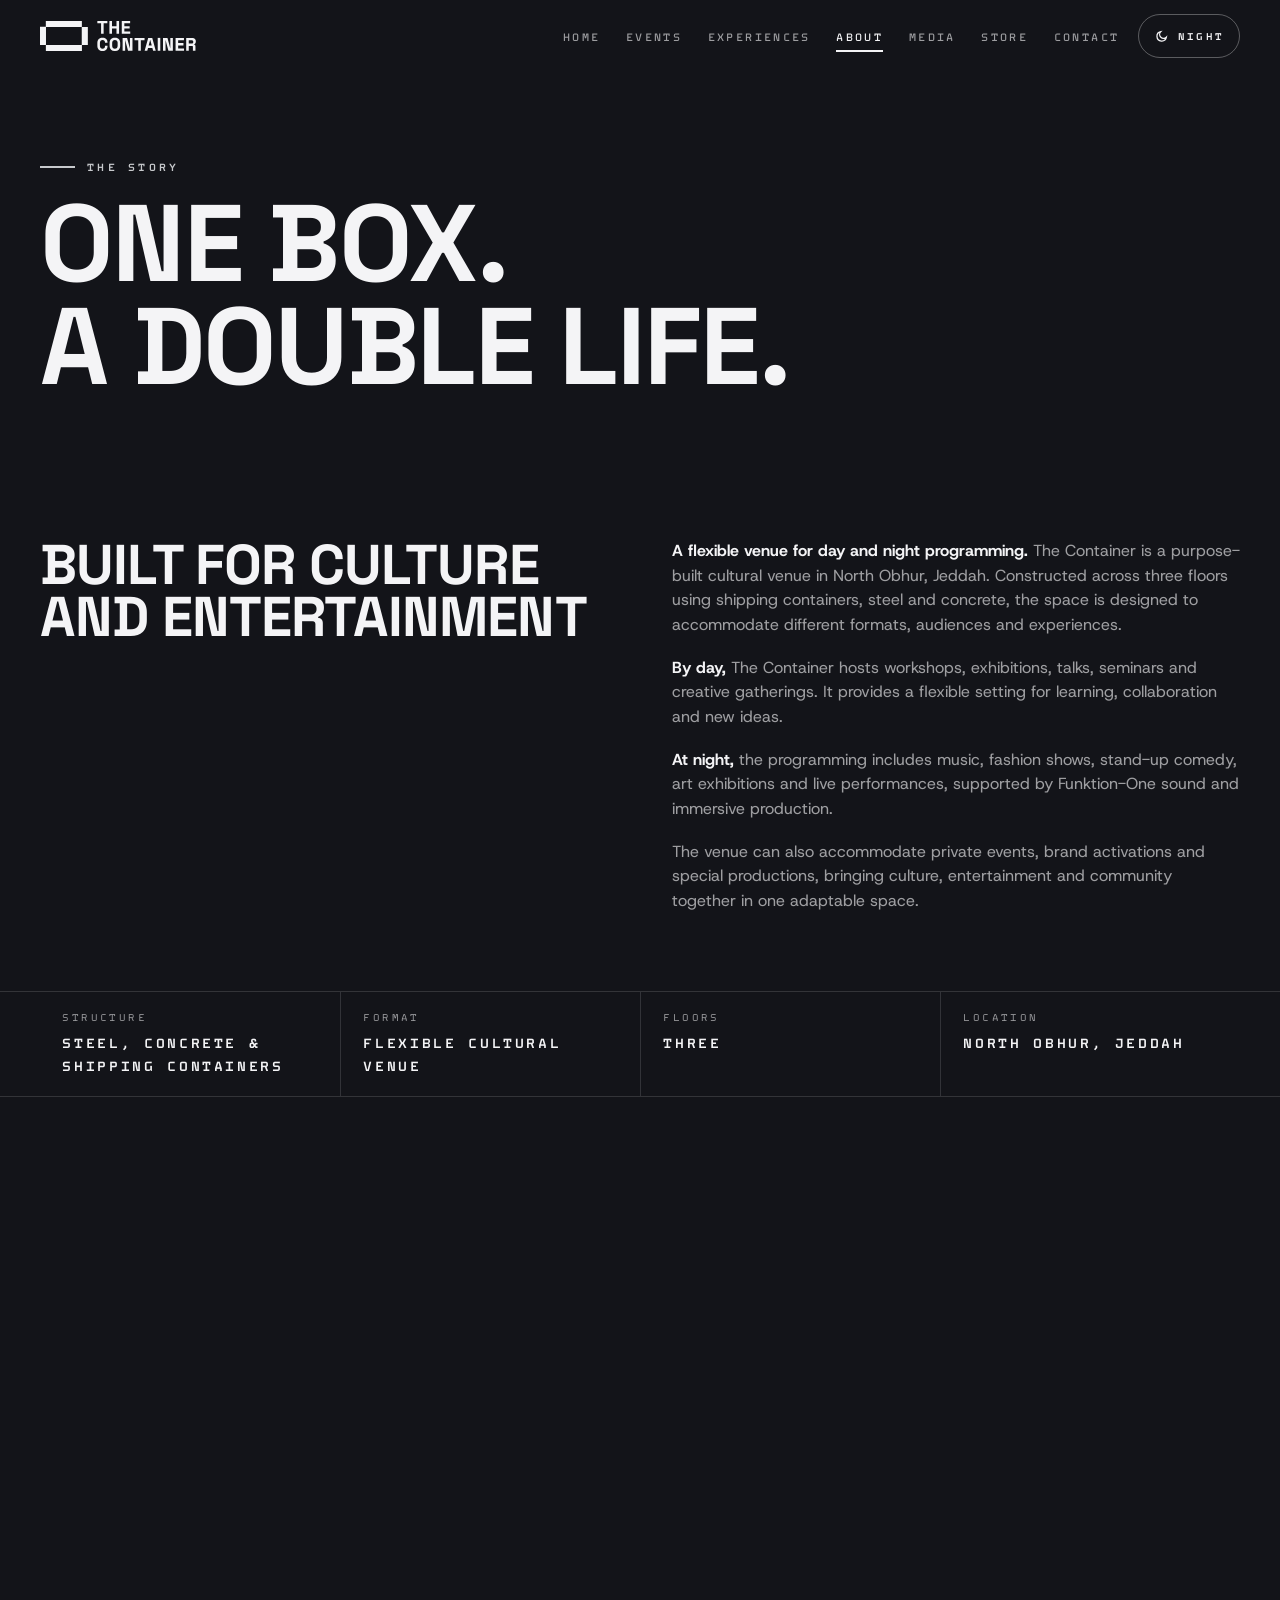
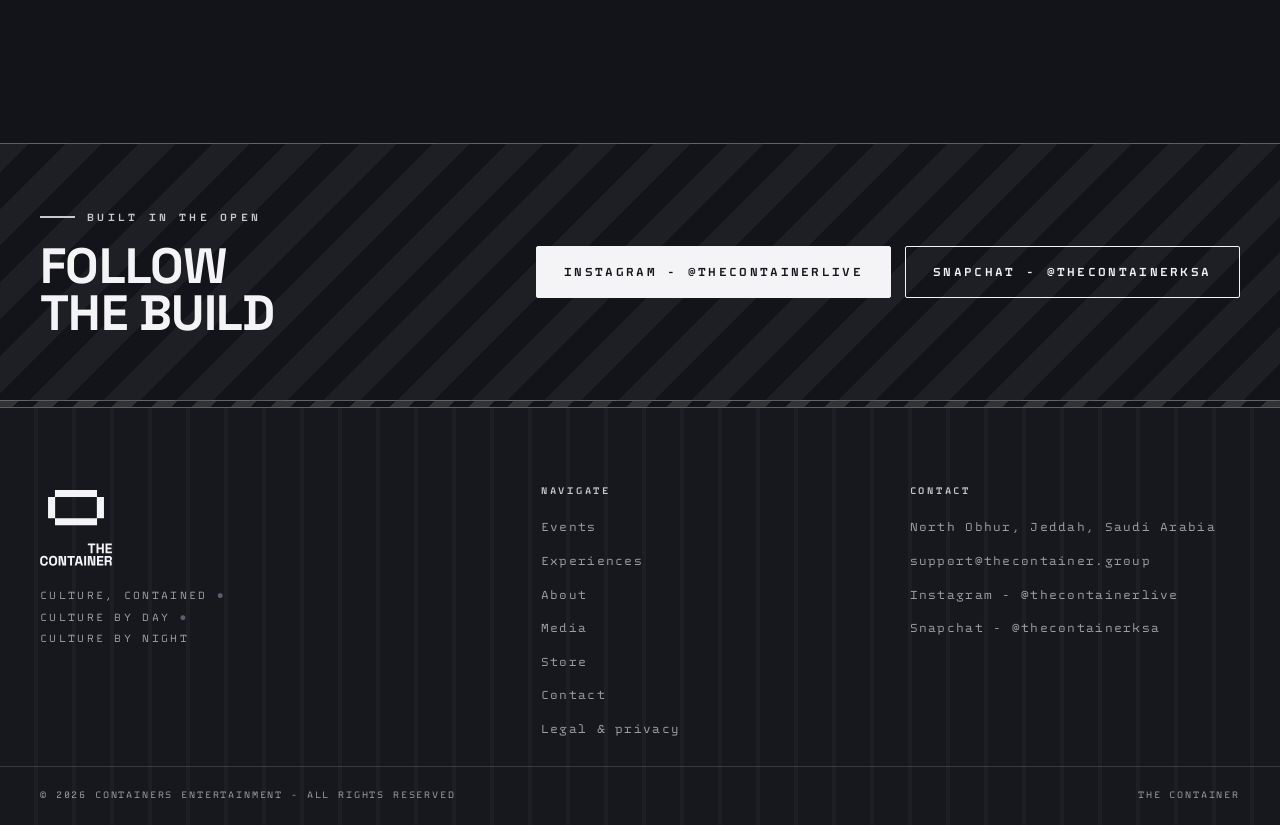
<file: about/index.html>
<!doctype html>
<html lang="en" data-mode="night">
<head>
<meta charset="utf-8">
<meta name="viewport" content="width=device-width, initial-scale=1">
<meta http-equiv="Content-Security-Policy" content="default-src 'self'; script-src 'self' https://static.cloudflareinsights.com; style-src 'self'; img-src 'self'; font-src 'self'; connect-src 'self' https://cloudflareinsights.com; base-uri 'self'; form-action 'self'; object-src 'none'">
<title>About - The Container</title>
<meta name="description" content="The story of The Container: a purpose-built venue in North Obhur, Jeddah - cinema club by day, music club by night.">
<meta name="theme-color" content="#131419">
<link rel="icon" href="/favicon.svg" type="image/svg+xml">
<link rel="apple-touch-icon" href="/assets/img/apple-touch.png">
<meta property="og:site_name" content="The Container">
<meta property="og:title" content="About - The Container">
<meta property="og:description" content="The story of The Container: a purpose-built venue in North Obhur, Jeddah - cinema club by day, music club by night.">
<meta property="og:type" content="website">
<meta property="og:image" content="/assets/img/og.png">
<meta name="twitter:card" content="summary_large_image">
<link rel="preload" href="/assets/fonts/space-grotesk-700.woff2" as="font" type="font/woff2" crossorigin>
<link rel="preload" href="/assets/fonts/host-grotesk-400.woff2" as="font" type="font/woff2" crossorigin>
<link rel="preload" href="/assets/fonts/lct-ptex-600.woff2" as="font" type="font/woff2" crossorigin>
<link rel="stylesheet" href="/assets/css/main.css">
<script src="/assets/js/theme.js"></script>
<script src="/assets/js/main.js" defer></script>
</head>
<body><a class="skip" href="#main">Skip to content</a>
<div class="loader" aria-hidden="true">
  <svg class="pixelload" viewBox="0 0 64 60" fill="none" role="img" aria-label="Pixel crane lowering a container">
  <g fill="currentColor">
    <rect x="4" y="2" width="56" height="4"/>
    <rect x="4" y="6" width="4" height="4"/><rect x="56" y="6" width="4" height="4"/>
  </g>
  <rect class="px-blink" x="58" y="0" width="2" height="2" fill="var(--dock, #5b5f66)"/>
  <g class="px-cable"><rect x="31" y="6" width="2" height="10" fill="currentColor"/></g>
  <g class="px-drop">
    <rect x="30" y="16" width="4" height="2" fill="currentColor"/>
    <rect x="31" y="18" width="2" height="2" fill="currentColor"/>
    <g fill="currentColor" opacity=".85">
      <rect x="28" y="20" width="2" height="2"/><rect x="26" y="22" width="2" height="2"/><rect x="24" y="24" width="2" height="2"/>
      <rect x="34" y="20" width="2" height="2"/><rect x="36" y="22" width="2" height="2"/><rect x="38" y="24" width="2" height="2"/>
    </g>
    <rect x="20" y="26" width="24" height="12" fill="#c7c9cc"/>
    <g fill="#131419" opacity=".38">
      <rect x="26" y="26" width="2" height="12"/><rect x="32" y="26" width="2" height="12"/><rect x="38" y="26" width="2" height="12"/>
    </g>
    <g fill="#131419" opacity=".6">
      <rect x="20" y="26" width="2" height="2"/><rect x="42" y="26" width="2" height="2"/>
      <rect x="20" y="36" width="2" height="2"/><rect x="42" y="36" width="2" height="2"/>
    </g>
  </g>
  <rect x="6" y="56" width="52" height="2" fill="currentColor" opacity=".6"/>
</svg>
  <img src="/assets/img/logo-clean-white.svg" alt="" width="86" height="100">
  <p class="loader__label">Loading <b>the container</b></p>
</div>
<div class="sweep" aria-hidden="true"></div>
<header class="site-head">
  <div class="wrap site-head__in">
    <a class="brand" href="/" aria-label="The Container - home">
      <img class="night-only" src="/assets/img/logo-h-white.svg" alt="The Container" width="156" height="30">
      <img class="day-only" src="/assets/img/logo-h-black.svg" alt="The Container" width="156" height="30">
    </a>
    <nav class="nav" id="nav" aria-label="Main">
      <a href="/">Home</a>
      <a href="/events/">Events</a>
      <a class="night-only" href="/experiences/">Experiences</a>
      <a href="/about/" aria-current="page">About</a>
      <a href="/media/">Media</a>
      <a href="/store/">Store</a>
      <a href="/contact/">Contact</a>
    </nav>
    <button class="mode-toggle" type="button" aria-pressed="true" aria-label="Switch between day and night mode">
      <svg class="mode-toggle__icon" viewBox="0 0 24 24" fill="none" stroke="currentColor" stroke-width="2" stroke-linecap="round" aria-hidden="true">
    <g class="sun"><circle cx="12" cy="12" r="4.2"/><path d="M12 2.4v2.4M12 19.2v2.4M2.4 12h2.4M19.2 12h2.4M4.7 4.7l1.7 1.7M17.6 17.6l1.7 1.7M19.3 4.7l-1.7 1.7M6.4 17.6l-1.7 1.7"/></g>
    <g class="moon"><path d="M19.8 13.1A7.6 7.6 0 1 1 10.9 4.2a6 6 0 0 0 8.9 8.9z"/></g>
  </svg>
      <span class="mode-toggle__label"></span>
    </button>
    <button class="burger" type="button" aria-label="Menu" aria-expanded="false" aria-controls="nav">
      <span></span><span></span><span></span>
    </button>
  </div>
</header>
<main id="main">
  <section class="page-head">
    <div class="wrap">
      <p class="eyebrow">The story</p>
      <h1 class="display">One box.<br>A double life.</h1>
    </div>
  </section>

  <section class="section section--tight">
    <div class="wrap split">
      <h2 class="display reveal">Built for culture<br>and entertainment</h2>
      <div class="body-copy reveal" data-delay="1">
        <p><strong>A flexible venue for day and night programming.</strong> The Container is a purpose-built cultural venue in North Obhur, Jeddah. Constructed across three floors using shipping containers, steel and concrete, the space is designed to accommodate different formats, audiences and experiences.</p>
        <p><strong>By day,</strong> The Container hosts workshops, exhibitions, talks, seminars and creative gatherings. It provides a flexible setting for learning, collaboration and new ideas.</p>
        <p><strong>At night,</strong> the programming includes music, fashion shows, stand-up comedy, art exhibitions and live performances, supported by Funktion-One sound and immersive production.</p>
        <p>The venue can also accommodate private events, brand activations and special productions, bringing culture, entertainment and community together in one adaptable space.</p>
      </div>
    </div>
  </section>

  <div class="cargo-strip">
    <div class="wrap cargo-strip__in">
      <div class="cargo-cell">Structure<b>Steel, concrete &amp; shipping containers</b></div>
      <div class="cargo-cell">Format<b>Flexible cultural venue</b></div>
      <div class="cargo-cell">Floors<b>Three</b></div>
      <div class="cargo-cell">Location<b>North Obhur, Jeddah</b></div>
    </div>
  </div>

  <section class="section">
    <div class="wrap">
      <p class="eyebrow reveal">Inside the box</p>
      <div class="section-head reveal">
        <h2 class="display">The space</h2>
        <a class="link-arrow" href="/media/">See more <svg width="12" height="14" viewBox="0 0 172.63 204.85" fill="currentColor" aria-hidden="true"><polygon points="126.48 118.57 .06 118.54 0 86.35 126.88 86.3 63.5 22.81 86.32 0 172.57 86.22 172.63 118.54 127.32 118.57 127.04 119.56 127.05 164.08 86.32 204.85 63.55 182.07 126.08 119.5 126.48 118.57"/></svg></a>
      </div>
      <!-- Placeholder frames - swap for real photography:
           <img src="/assets/img/gallery/photo.jpg" alt="…" loading="lazy"> -->
      <div class="media-grid">
        <figure class="media-item reveal"><img src="/assets/media/venue-night-tile.jpg" alt="The Container venue at night" loading="lazy"><figcaption class="media-item__tag">The box - night</figcaption></figure>
        <figure class="media-item reveal" data-delay="1"><img src="/assets/media/venue-front-tile.jpg" alt="The Container facade" loading="lazy"><figcaption class="media-item__tag">The facade</figcaption></figure>
        <figure class="media-item reveal" data-delay="2"><img src="/assets/media/venue-side-tile.jpg" alt="The Container side elevation render" loading="lazy"><figcaption class="media-item__tag">Steel &amp; light</figcaption></figure>
      </div>
    </div>
  </section>

  <section class="band">
    <div class="wrap band__in">
      <div>
        <p class="eyebrow">Built in the open</p>
        <h2 class="display">Follow<br>the build</h2>
      </div>
      <div class="hero__cta">
        <a class="btn btn--solid ig-cta" href="https://www.instagram.com/thecontainerlive" target="_blank" rel="noopener noreferrer">Instagram - @thecontainerlive</a>
        <a class="btn ig-cta" href="https://www.snapchat.com/add/thecontainerksa" target="_blank" rel="noopener noreferrer">Snapchat - @thecontainerksa</a>
      </div>
    </div>
  </section>
</main>
<div class="hazard" aria-hidden="true"></div>
<footer class="site-foot">
  <div class="wrap site-foot__in">
    <div>
      <img class="night-only" src="/assets/img/logo-clean-white.svg" alt="The Container" width="72" height="84">
      <img class="day-only" src="/assets/img/logo-clean-black.svg" alt="The Container" width="72" height="84">
      <p class="foot-tag">Culture, contained <span class="o">●</span> Culture by day <span class="o">●</span> Culture by night</p>
    </div>
    <div>
      <p class="foot-h">Navigate</p>
      <ul>
        <li><a href="/events/">Events</a></li>
        <li class="night-only"><a href="/experiences/">Experiences</a></li>
        <li><a href="/about/">About</a></li>
        <li><a href="/media/">Media</a></li>
        <li><a href="/store/">Store</a></li>
        <li><a href="/contact/">Contact</a></li>
        <li><a href="/legal/">Legal &amp; privacy</a></li>
      </ul>
    </div>
    <div>
      <p class="foot-h">Contact</p>
      <ul>
        <li><a href="https://maps.google.com/?q=North+Obhur,+Jeddah,+Saudi+Arabia" target="_blank" rel="noopener noreferrer">North Obhur, Jeddah, Saudi Arabia</a></li>
        <li><a href="mailto:support@thecontainer.group">support@thecontainer.group</a></li>
        <li><a href="https://www.instagram.com/thecontainerlive" target="_blank" rel="noopener noreferrer">Instagram - @thecontainerlive</a></li>
        <li><a href="https://www.snapchat.com/add/thecontainerksa" target="_blank" rel="noopener noreferrer">Snapchat - @thecontainerksa</a></li>
        <!-- Add more socials here when live (TikTok, SoundCloud, YouTube…) -->
      </ul>
    </div>
  </div>
  <div class="wrap site-foot__legal">
    <span>© <span data-year>2026</span> Containers Entertainment - All rights reserved</span>
    <span>The Container</span>
  </div>
</footer>
<!-- Cloudflare Web Analytics --><script type='module' src='https://static.cloudflareinsights.com/beacon.min.js' data-cf-beacon='{"token": "c85ca977d5064ebfb4bff099d17c9606"}'></script><!-- End Cloudflare Web Analytics -->
</body>
</html>
</file>
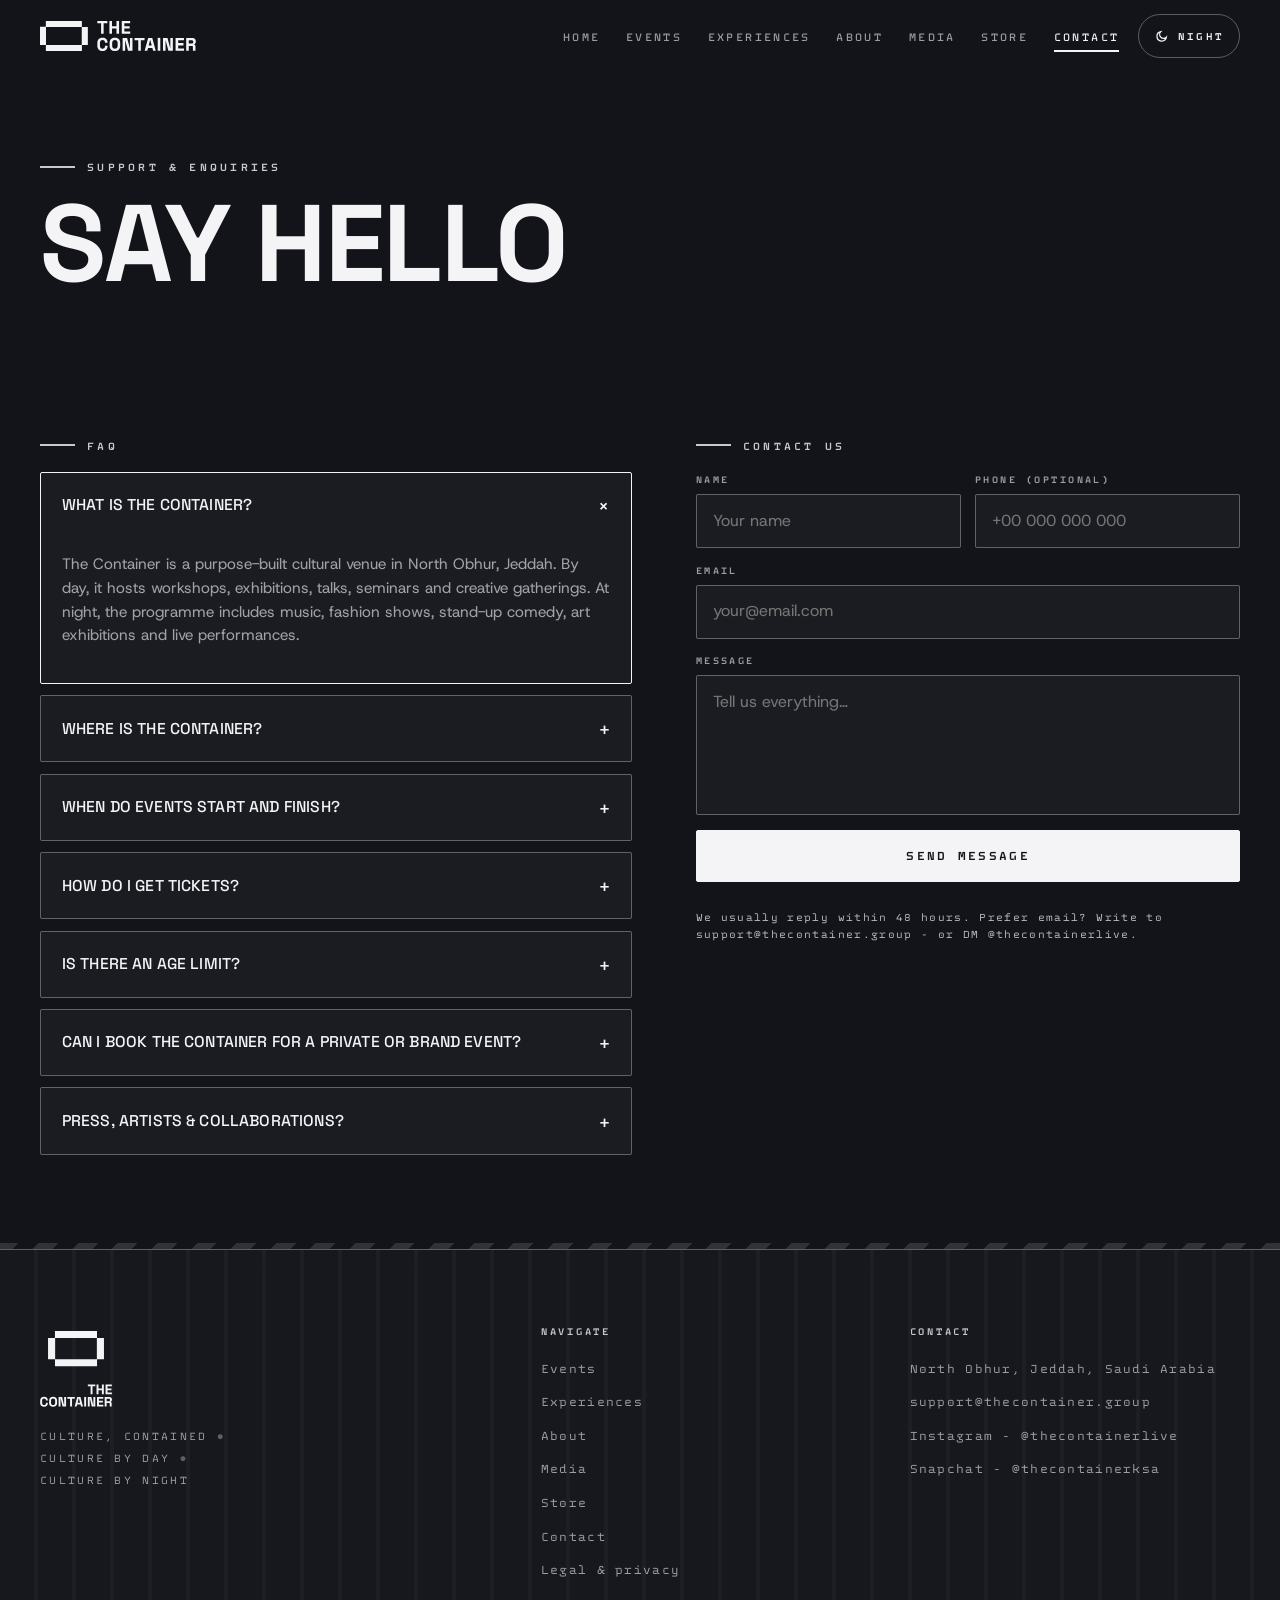
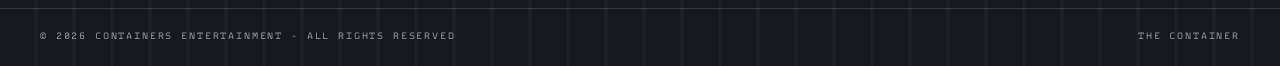
<file: contact/index.html>
<!doctype html>
<html lang="en" data-mode="night">
<head>
<meta charset="utf-8">
<meta name="viewport" content="width=device-width, initial-scale=1">
<meta http-equiv="Content-Security-Policy" content="default-src 'self'; script-src 'self' https://static.cloudflareinsights.com; style-src 'self'; img-src 'self'; font-src 'self'; connect-src 'self' https://cloudflareinsights.com https://the-container-leads.tonyraimy.workers.dev; base-uri 'self'; form-action 'self' https://the-container-leads.tonyraimy.workers.dev; object-src 'none'">
<title>Contact & FAQ - The Container</title>
<meta name="description" content="Questions, bookings, press or collaborations - get in touch with The Container team.">
<meta name="theme-color" content="#131419">
<link rel="icon" href="/favicon.svg" type="image/svg+xml">
<link rel="apple-touch-icon" href="/assets/img/apple-touch.png">
<meta property="og:site_name" content="The Container">
<meta property="og:title" content="Contact & FAQ - The Container">
<meta property="og:description" content="Questions, bookings, press or collaborations - get in touch with The Container team.">
<meta property="og:type" content="website">
<meta property="og:image" content="/assets/img/og.png">
<meta name="twitter:card" content="summary_large_image">
<link rel="preload" href="/assets/fonts/space-grotesk-700.woff2" as="font" type="font/woff2" crossorigin>
<link rel="preload" href="/assets/fonts/host-grotesk-400.woff2" as="font" type="font/woff2" crossorigin>
<link rel="preload" href="/assets/fonts/lct-ptex-600.woff2" as="font" type="font/woff2" crossorigin>
<link rel="stylesheet" href="/assets/css/main.css">
<script src="/assets/js/theme.js"></script>
<script src="/assets/js/main.js" defer></script>
</head>
<body><a class="skip" href="#main">Skip to content</a>
<div class="loader" aria-hidden="true">
  <svg class="pixelload" viewBox="0 0 64 60" fill="none" role="img" aria-label="Pixel crane lowering a container">
  <g fill="currentColor">
    <rect x="4" y="2" width="56" height="4"/>
    <rect x="4" y="6" width="4" height="4"/><rect x="56" y="6" width="4" height="4"/>
  </g>
  <rect class="px-blink" x="58" y="0" width="2" height="2" fill="var(--dock, #5b5f66)"/>
  <g class="px-cable"><rect x="31" y="6" width="2" height="10" fill="currentColor"/></g>
  <g class="px-drop">
    <rect x="30" y="16" width="4" height="2" fill="currentColor"/>
    <rect x="31" y="18" width="2" height="2" fill="currentColor"/>
    <g fill="currentColor" opacity=".85">
      <rect x="28" y="20" width="2" height="2"/><rect x="26" y="22" width="2" height="2"/><rect x="24" y="24" width="2" height="2"/>
      <rect x="34" y="20" width="2" height="2"/><rect x="36" y="22" width="2" height="2"/><rect x="38" y="24" width="2" height="2"/>
    </g>
    <rect x="20" y="26" width="24" height="12" fill="#c7c9cc"/>
    <g fill="#131419" opacity=".38">
      <rect x="26" y="26" width="2" height="12"/><rect x="32" y="26" width="2" height="12"/><rect x="38" y="26" width="2" height="12"/>
    </g>
    <g fill="#131419" opacity=".6">
      <rect x="20" y="26" width="2" height="2"/><rect x="42" y="26" width="2" height="2"/>
      <rect x="20" y="36" width="2" height="2"/><rect x="42" y="36" width="2" height="2"/>
    </g>
  </g>
  <rect x="6" y="56" width="52" height="2" fill="currentColor" opacity=".6"/>
</svg>
  <img src="/assets/img/logo-clean-white.svg" alt="" width="86" height="100">
  <p class="loader__label">Loading <b>the container</b></p>
</div>
<div class="sweep" aria-hidden="true"></div>
<header class="site-head">
  <div class="wrap site-head__in">
    <a class="brand" href="/" aria-label="The Container - home">
      <img class="night-only" src="/assets/img/logo-h-white.svg" alt="The Container" width="156" height="30">
      <img class="day-only" src="/assets/img/logo-h-black.svg" alt="The Container" width="156" height="30">
    </a>
    <nav class="nav" id="nav" aria-label="Main">
      <a href="/">Home</a>
      <a href="/events/">Events</a>
      <a class="night-only" href="/experiences/">Experiences</a>
      <a href="/about/">About</a>
      <a href="/media/">Media</a>
      <a href="/store/">Store</a>
      <a href="/contact/" aria-current="page">Contact</a>
    </nav>
    <button class="mode-toggle" type="button" aria-pressed="true" aria-label="Switch between day and night mode">
      <svg class="mode-toggle__icon" viewBox="0 0 24 24" fill="none" stroke="currentColor" stroke-width="2" stroke-linecap="round" aria-hidden="true">
    <g class="sun"><circle cx="12" cy="12" r="4.2"/><path d="M12 2.4v2.4M12 19.2v2.4M2.4 12h2.4M19.2 12h2.4M4.7 4.7l1.7 1.7M17.6 17.6l1.7 1.7M19.3 4.7l-1.7 1.7M6.4 17.6l-1.7 1.7"/></g>
    <g class="moon"><path d="M19.8 13.1A7.6 7.6 0 1 1 10.9 4.2a6 6 0 0 0 8.9 8.9z"/></g>
  </svg>
      <span class="mode-toggle__label"></span>
    </button>
    <button class="burger" type="button" aria-label="Menu" aria-expanded="false" aria-controls="nav">
      <span></span><span></span><span></span>
    </button>
  </div>
</header>
<main id="main">
  <section class="page-head">
    <div class="wrap">
      <p class="eyebrow">Support &amp; enquiries</p>
      <h1 class="display">Say hello</h1>
    </div>
  </section>

  <section class="section section--tight">
    <div class="wrap contact-grid">

      <div class="faq">
        <p class="eyebrow reveal">FAQ</p>
        <div class="reveal">
<details open>
  <summary>What is The Container?</summary>
  <p class="faq__a">The Container is a purpose-built cultural venue in North Obhur, Jeddah. By day, it hosts workshops, exhibitions, talks, seminars and creative gatherings. At night, the programme includes music, fashion shows, stand-up comedy, art exhibitions and live performances.</p>
</details>
<details>
  <summary>Where is The Container?</summary>
  <p class="faq__a">The Container is located in North Obhur, Jeddah, Saudi Arabia. The exact location and directions are provided with each event announcement and ticket.</p>
</details>
<details>
  <summary>When do events start and finish?</summary>
  <p class="faq__a">Timings vary depending on the event. For music nights, doors usually open at 9:00 PM, final entry is at 12:30 AM and events finish at 3:30 AM. Please check the event page for confirmed timings.</p>
</details>
<details>
  <summary>How do I get tickets?</summary>
  <p class="faq__a">Tickets are available through our official ticketing partners, <a href="https://jeddah.platinumlist.net" target="_blank" rel="noopener noreferrer">Platinumlist</a> and <a href="https://nofomo.com" target="_blank" rel="noopener noreferrer">NoFomo</a>. Booking links are available on each <a href="/events/">event page</a> and through our Instagram bio at <a href="https://www.instagram.com/thecontainerlive" target="_blank" rel="noopener noreferrer">@thecontainerlive</a>.</p>
</details>
<details>
  <summary>Is there an age limit?</summary>
  <p class="faq__a">Music nights are strictly for guests aged 18 and above. Age requirements for daytime events may vary and are listed with each event announcement.</p>
</details>
<details>
  <summary>Can I book The Container for a private or brand event?</summary>
  <p class="faq__a">Yes - the box is modular by nature. Send us a message through the form with your idea, dates and audience size, and our team will come back to you.</p>
</details>
<details>
  <summary>Press, artists &amp; collaborations?</summary>
  <p class="faq__a">We love ambitious ideas. Use the form and tell us what you're thinking - exhibitions, showcases, residencies, brand takeovers.</p>
</details>
        </div>
      </div>

      <div>
        <p class="eyebrow reveal">Contact us</p>
        <!-- Submissions POST to /api/lead → creates a Lead + Contact in Odoo CRM,
             tagged "Website Inquiry". Configure credentials in DEPLOY.md. -->
        <form class="form reveal" data-lead="contact" method="post" action="https://the-container-leads.tonyraimy.workers.dev/" novalidate>
          <div class="form-row">
            <div class="field">
              <label for="f-name">Name</label>
              <input id="f-name" name="name" type="text" required autocomplete="name" placeholder="Your name">
            </div>
            <div class="field">
              <label for="f-phone">Phone <span class="dim">(optional)</span></label>
              <input id="f-phone" name="phone" type="tel" autocomplete="tel" placeholder="+00 000 000 000">
            </div>
          </div>
          <div class="field">
            <label for="f-email">Email</label>
            <input id="f-email" name="email" type="email" required autocomplete="email" placeholder="your@email.com">
          </div>
          <div class="field">
            <label for="f-msg">Message</label>
            <textarea id="f-msg" name="message" required placeholder="Tell us everything…"></textarea>
          </div>
          <input class="hp" type="text" name="cnt_extra" tabindex="-1" autocomplete="off" aria-hidden="true">
          <button class="btn btn--solid" type="submit">Send message</button>
          <p class="form-status" data-status role="status"></p>
          <p class="form-note">We usually reply within 48 hours. Prefer email? Write to <a href="mailto:support@thecontainer.group">support@thecontainer.group</a> - or DM <a href="https://www.instagram.com/thecontainerlive" target="_blank" rel="noopener noreferrer">@thecontainerlive</a>.</p>
        </form>
      </div>

    </div>
  </section>
</main>
<div class="hazard" aria-hidden="true"></div>
<footer class="site-foot">
  <div class="wrap site-foot__in">
    <div>
      <img class="night-only" src="/assets/img/logo-clean-white.svg" alt="The Container" width="72" height="84">
      <img class="day-only" src="/assets/img/logo-clean-black.svg" alt="The Container" width="72" height="84">
      <p class="foot-tag">Culture, contained <span class="o">●</span> Culture by day <span class="o">●</span> Culture by night</p>
    </div>
    <div>
      <p class="foot-h">Navigate</p>
      <ul>
        <li><a href="/events/">Events</a></li>
        <li class="night-only"><a href="/experiences/">Experiences</a></li>
        <li><a href="/about/">About</a></li>
        <li><a href="/media/">Media</a></li>
        <li><a href="/store/">Store</a></li>
        <li><a href="/contact/">Contact</a></li>
        <li><a href="/legal/">Legal &amp; privacy</a></li>
      </ul>
    </div>
    <div>
      <p class="foot-h">Contact</p>
      <ul>
        <li><a href="https://maps.google.com/?q=North+Obhur,+Jeddah,+Saudi+Arabia" target="_blank" rel="noopener noreferrer">North Obhur, Jeddah, Saudi Arabia</a></li>
        <li><a href="mailto:support@thecontainer.group">support@thecontainer.group</a></li>
        <li><a href="https://www.instagram.com/thecontainerlive" target="_blank" rel="noopener noreferrer">Instagram - @thecontainerlive</a></li>
        <li><a href="https://www.snapchat.com/add/thecontainerksa" target="_blank" rel="noopener noreferrer">Snapchat - @thecontainerksa</a></li>
        <!-- Add more socials here when live (TikTok, SoundCloud, YouTube…) -->
      </ul>
    </div>
  </div>
  <div class="wrap site-foot__legal">
    <span>© <span data-year>2026</span> Containers Entertainment - All rights reserved</span>
    <span>The Container</span>
  </div>
</footer>
<!-- Cloudflare Web Analytics --><script type='module' src='https://static.cloudflareinsights.com/beacon.min.js' data-cf-beacon='{"token": "c85ca977d5064ebfb4bff099d17c9606"}'></script><!-- End Cloudflare Web Analytics -->
</body>
</html>
</file>
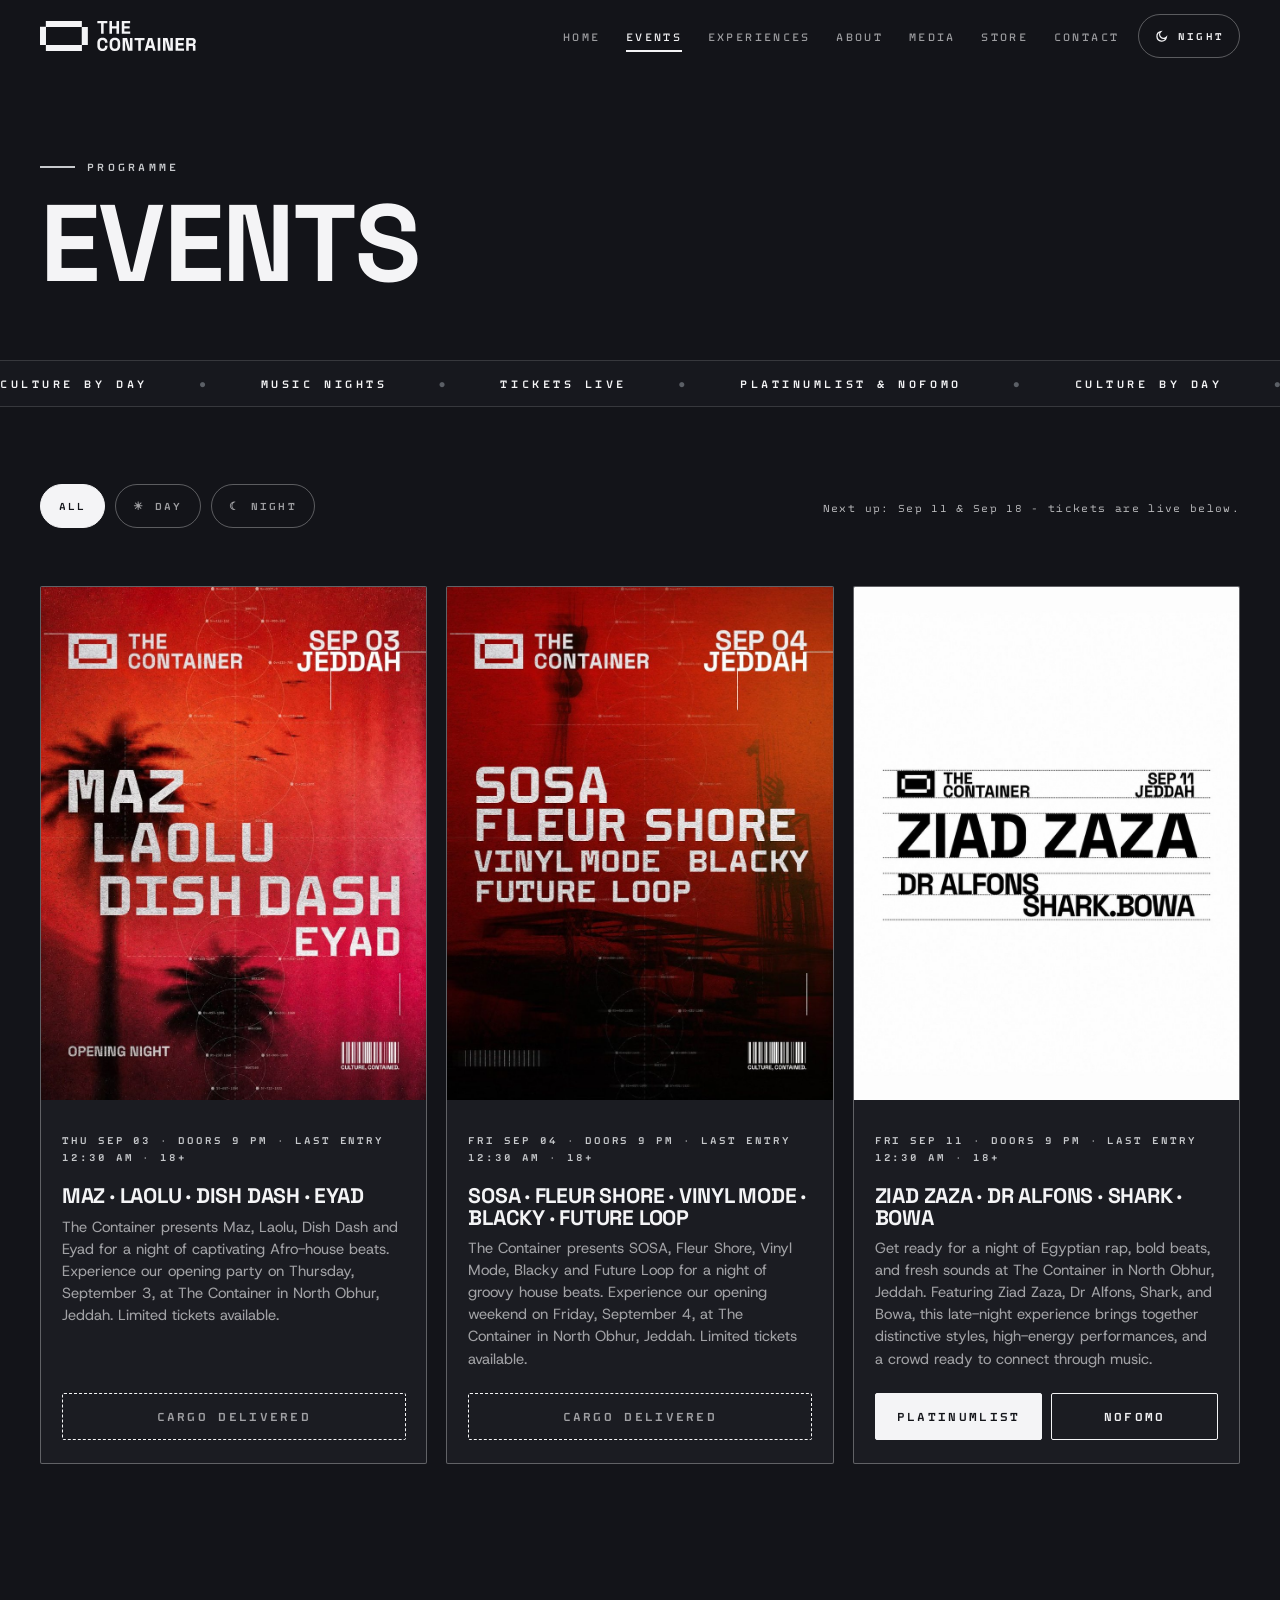
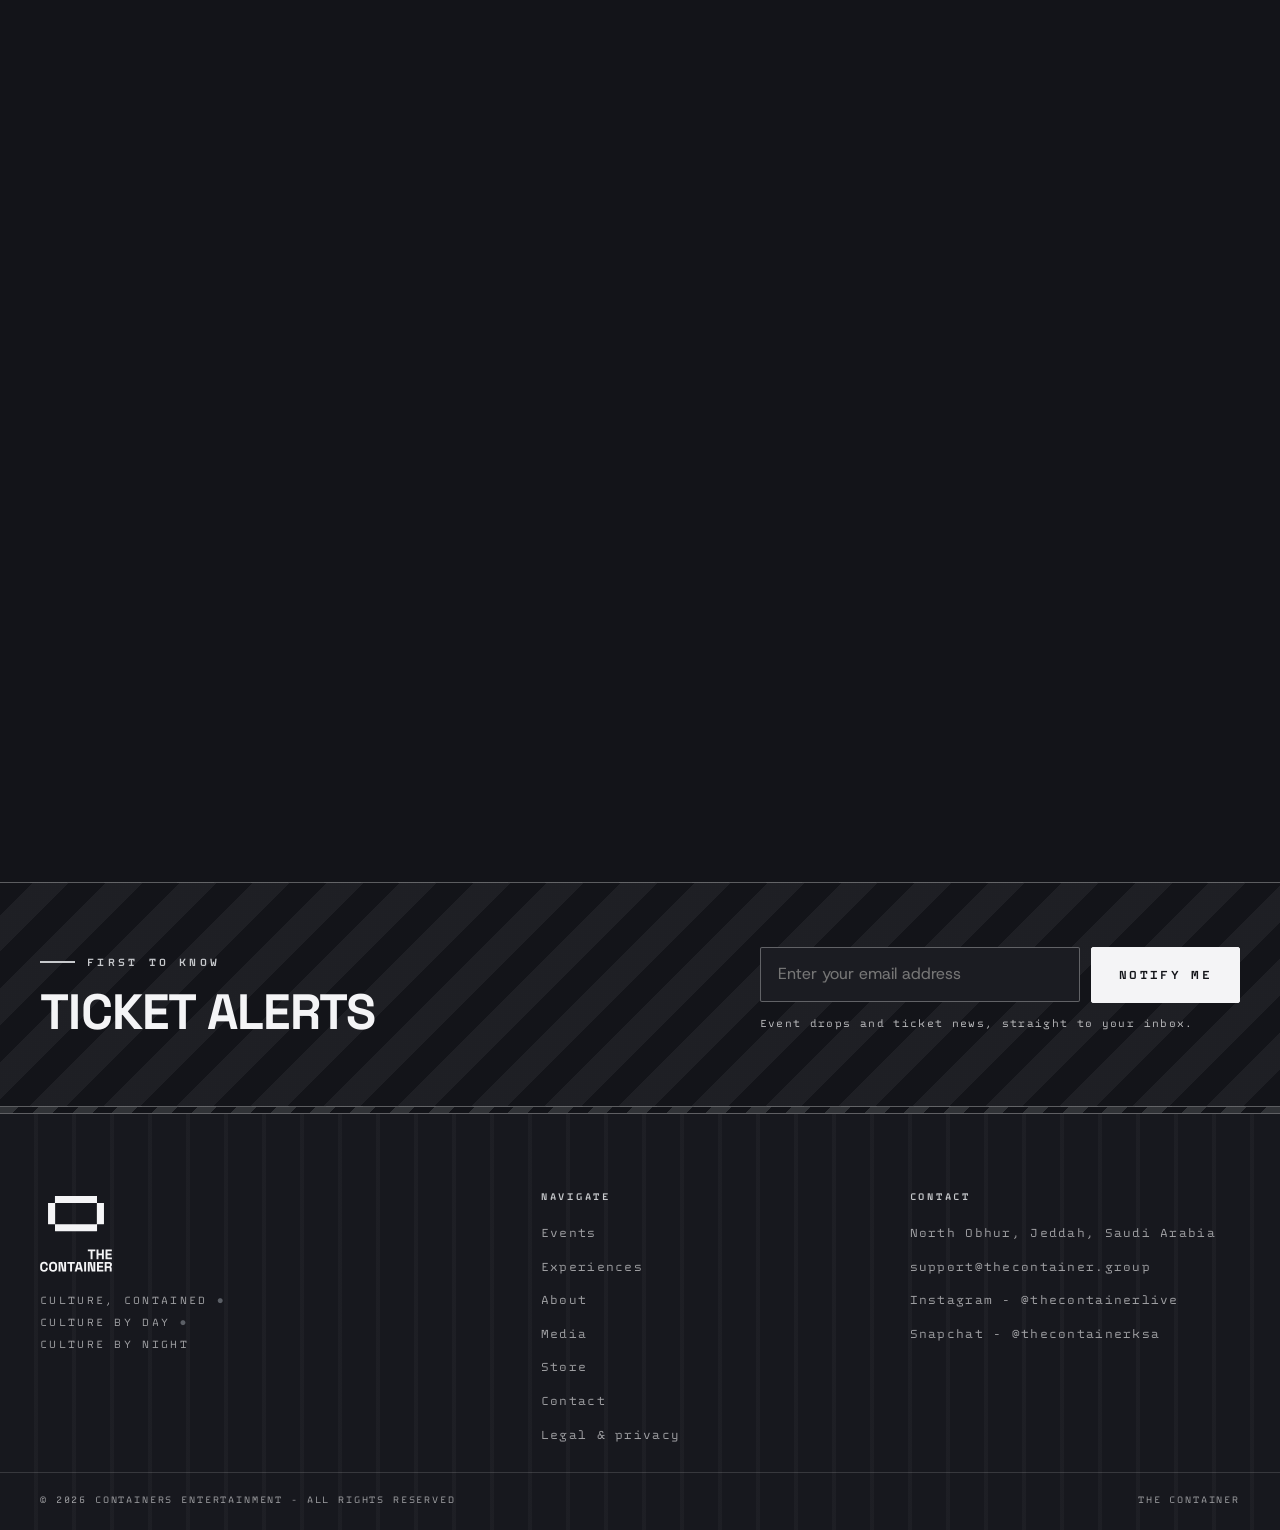
<file: events/index.html>
<!doctype html>
<html lang="en" data-mode="night">
<head>
<meta charset="utf-8">
<meta name="viewport" content="width=device-width, initial-scale=1">
<meta http-equiv="Content-Security-Policy" content="default-src 'self'; script-src 'self' https://static.cloudflareinsights.com; style-src 'self'; img-src 'self'; font-src 'self'; connect-src 'self' https://cloudflareinsights.com https://the-container-leads.tonyraimy.workers.dev; base-uri 'self'; form-action 'self' https://the-container-leads.tonyraimy.workers.dev; object-src 'none'">
<title>Events - The Container</title>
<meta name="description" content="The Container programme - music nights and the day programme in North Obhur, Jeddah. September is live - tickets on Platinumlist and NoFomo.">
<meta name="theme-color" content="#131419">
<link rel="icon" href="/favicon.svg" type="image/svg+xml">
<link rel="apple-touch-icon" href="/assets/img/apple-touch.png">
<meta property="og:site_name" content="The Container">
<meta property="og:title" content="Events - The Container">
<meta property="og:description" content="The Container programme - music nights and the day programme in North Obhur, Jeddah. September is live - tickets on Platinumlist and NoFomo.">
<meta property="og:type" content="website">
<meta property="og:image" content="/assets/img/og.png">
<meta name="twitter:card" content="summary_large_image">
<link rel="preload" href="/assets/fonts/space-grotesk-700.woff2" as="font" type="font/woff2" crossorigin>
<link rel="preload" href="/assets/fonts/host-grotesk-400.woff2" as="font" type="font/woff2" crossorigin>
<link rel="preload" href="/assets/fonts/lct-ptex-600.woff2" as="font" type="font/woff2" crossorigin>
<link rel="stylesheet" href="/assets/css/main.css">
<script src="/assets/js/theme.js"></script>
<script src="/assets/js/main.js" defer></script>
</head>
<body><a class="skip" href="#main">Skip to content</a>
<div class="loader" aria-hidden="true">
  <svg class="pixelload" viewBox="0 0 64 60" fill="none" role="img" aria-label="Pixel crane lowering a container">
  <g fill="currentColor">
    <rect x="4" y="2" width="56" height="4"/>
    <rect x="4" y="6" width="4" height="4"/><rect x="56" y="6" width="4" height="4"/>
  </g>
  <rect class="px-blink" x="58" y="0" width="2" height="2" fill="var(--dock, #5b5f66)"/>
  <g class="px-cable"><rect x="31" y="6" width="2" height="10" fill="currentColor"/></g>
  <g class="px-drop">
    <rect x="30" y="16" width="4" height="2" fill="currentColor"/>
    <rect x="31" y="18" width="2" height="2" fill="currentColor"/>
    <g fill="currentColor" opacity=".85">
      <rect x="28" y="20" width="2" height="2"/><rect x="26" y="22" width="2" height="2"/><rect x="24" y="24" width="2" height="2"/>
      <rect x="34" y="20" width="2" height="2"/><rect x="36" y="22" width="2" height="2"/><rect x="38" y="24" width="2" height="2"/>
    </g>
    <rect x="20" y="26" width="24" height="12" fill="#c7c9cc"/>
    <g fill="#131419" opacity=".38">
      <rect x="26" y="26" width="2" height="12"/><rect x="32" y="26" width="2" height="12"/><rect x="38" y="26" width="2" height="12"/>
    </g>
    <g fill="#131419" opacity=".6">
      <rect x="20" y="26" width="2" height="2"/><rect x="42" y="26" width="2" height="2"/>
      <rect x="20" y="36" width="2" height="2"/><rect x="42" y="36" width="2" height="2"/>
    </g>
  </g>
  <rect x="6" y="56" width="52" height="2" fill="currentColor" opacity=".6"/>
</svg>
  <img src="/assets/img/logo-clean-white.svg" alt="" width="86" height="100">
  <p class="loader__label">Loading <b>the container</b></p>
</div>
<div class="sweep" aria-hidden="true"></div>
<header class="site-head">
  <div class="wrap site-head__in">
    <a class="brand" href="/" aria-label="The Container - home">
      <img class="night-only" src="/assets/img/logo-h-white.svg" alt="The Container" width="156" height="30">
      <img class="day-only" src="/assets/img/logo-h-black.svg" alt="The Container" width="156" height="30">
    </a>
    <nav class="nav" id="nav" aria-label="Main">
      <a href="/">Home</a>
      <a href="/events/" aria-current="page">Events</a>
      <a class="night-only" href="/experiences/">Experiences</a>
      <a href="/about/">About</a>
      <a href="/media/">Media</a>
      <a href="/store/">Store</a>
      <a href="/contact/">Contact</a>
    </nav>
    <button class="mode-toggle" type="button" aria-pressed="true" aria-label="Switch between day and night mode">
      <svg class="mode-toggle__icon" viewBox="0 0 24 24" fill="none" stroke="currentColor" stroke-width="2" stroke-linecap="round" aria-hidden="true">
    <g class="sun"><circle cx="12" cy="12" r="4.2"/><path d="M12 2.4v2.4M12 19.2v2.4M2.4 12h2.4M19.2 12h2.4M4.7 4.7l1.7 1.7M17.6 17.6l1.7 1.7M19.3 4.7l-1.7 1.7M6.4 17.6l-1.7 1.7"/></g>
    <g class="moon"><path d="M19.8 13.1A7.6 7.6 0 1 1 10.9 4.2a6 6 0 0 0 8.9 8.9z"/></g>
  </svg>
      <span class="mode-toggle__label"></span>
    </button>
    <button class="burger" type="button" aria-label="Menu" aria-expanded="false" aria-controls="nav">
      <span></span><span></span><span></span>
    </button>
  </div>
</header>
<main id="main">
  <section class="page-head">
    <div class="wrap">
      <p class="eyebrow">Programme</p>
      <h1 class="display">Events</h1>
    </div>
  </section>

  <div class="marquee" aria-hidden="true">
    <div class="marquee__track">
      <span>Culture by day <b class="o">●</b> Music nights <b class="o">●</b> Tickets live <b class="o">●</b> Platinumlist &amp; NoFomo <b class="o">●</b></span>
      <span>Culture by day <b class="o">●</b> Music nights <b class="o">●</b> Tickets live <b class="o">●</b> Platinumlist &amp; NoFomo <b class="o">●</b></span>
    </div>
  </div>

  <section class="section--tight section">
    <div class="wrap">
      <h2 class="sr-only">Full programme</h2>
      <div class="section-head">
        <div class="chips" role="group" aria-label="Filter events">
          <button class="chip" type="button" data-filter="all" aria-pressed="true">All</button>
          <button class="chip" type="button" data-filter="day" aria-pressed="false">☀ Day</button>
          <button class="chip" type="button" data-filter="night" aria-pressed="false">☾ Night</button>
        </div>
        <p class="form-note">Next up: Sep 11 &amp; Sep 18 - tickets are live below.</p>
      </div>

      <!-- ====================================================== -->
      <!-- SAMPLE PROGRAMME, replace with the real calendar.       -->
      <!-- Each card: set data-ticket-url="https://…" to turn      -->
      <!-- "Booking soon" into a live "Book now" button.           -->
      <!-- Artwork: swap the inline <svg> for                      -->
      <!--   <img src="/assets/img/events/name.jpg" alt="" loading="lazy"> -->
      <!-- ====================================================== -->
      <div class="event-grid" data-event-grid>
<article class="event reveal" data-kind="night" data-ticket-url="">
  <div class="event__art">
    <img src="/assets/img/events/opening-night-sep-03.jpg" alt="Opening night flyer - Maz, Laolu, Dish Dash and Eyad at The Container, Jeddah, September 03" width="900" height="1187" loading="lazy">
  </div>
  <div class="event__body">
    <p class="event__meta">Thu Sep 03 · Doors 9 PM · Last entry 12:30 AM · 18+</p>
    <h3>Maz · Laolu · Dish Dash · Eyad</h3>
    <p class="event__desc">The Container presents Maz, Laolu, Dish Dash and Eyad for a night of captivating Afro-house beats. Experience our opening party on Thursday, September 3, at The Container in North Obhur, Jeddah. Limited tickets available.</p>
    <div class="event__foot" data-ticket-slot>
      <span class="btn btn--soon">Cargo delivered</span>
    </div>
  </div>
</article>
<article class="event reveal" data-delay="1" data-kind="night" data-ticket-url="">
  <div class="event__art">
    <img src="/assets/img/events/sosa-sep-04.jpg" alt="Flyer - Sosa, Fleur Shore, Vinyl Mode, Blacky and Future Loop at The Container, Jeddah, September 04" width="900" height="1187" loading="lazy">
  </div>
  <div class="event__body">
    <p class="event__meta">Fri Sep 04 · Doors 9 PM · Last entry 12:30 AM · 18+</p>
    <h3>Sosa · Fleur Shore · Vinyl Mode · Blacky · Future Loop</h3>
    <p class="event__desc">The Container presents SOSA, Fleur Shore, Vinyl Mode, Blacky and Future Loop for a night of groovy house beats. Experience our opening weekend on Friday, September 4, at The Container in North Obhur, Jeddah. Limited tickets available.</p>
    <div class="event__foot" data-ticket-slot>
      <span class="btn btn--soon">Cargo delivered</span>
    </div>
  </div>
</article>
<article class="event reveal" data-delay="2" data-kind="night" data-ticket-url="">
  <div class="event__art">
    <img src="/assets/img/events/ziad-zaza-sep-11.jpg" alt="Flyer - Ziad Zaza, Dr Alfons, Shark and Bowa at The Container, Jeddah, September 11" width="900" height="1200" loading="lazy">
  </div>
  <div class="event__body">
    <p class="event__meta">Fri Sep 11 · Doors 9 PM · Last entry 12:30 AM · 18+</p>
    <h3>Ziad Zaza · Dr Alfons · Shark · Bowa</h3>
    <p class="event__desc">Get ready for a night of Egyptian rap, bold beats, and fresh sounds at The Container in North Obhur, Jeddah. Featuring Ziad Zaza, Dr Alfons, Shark, and Bowa, this late-night experience brings together distinctive styles, high-energy performances, and a crowd ready to connect through music.</p>
    <div class="event__foot event__foot--split" data-ticket-slot>
      <a class="btn btn--solid" href="https://jeddah.platinumlist.net/event-tickets/107974/the-container" target="_blank" rel="noopener noreferrer">Platinumlist</a>
      <a class="btn" href="https://nofomo.com/events/the-container-11-sep" target="_blank" rel="noopener noreferrer">NoFomo</a>
    </div>
  </div>
</article>
<article class="event reveal" data-kind="night" data-ticket-url="">
  <div class="event__art">
    <img src="/assets/img/events/apollonia-sep-18.jpg" alt="Flyer - Apollonia, Vinyl Mode B2B Abbas and Varoo at The Container, Jeddah, September 18" width="900" height="1200" loading="lazy">
  </div>
  <div class="event__body">
    <p class="event__meta">Fri Sep 18 · Doors 9 PM · Last entry 12 AM · 18+</p>
    <h3>Apollonia · Vinyl Mode B2B Abbas · Varoo</h3>
    <p class="event__desc">Formed by Dan Ghenacia, Dyed Soundorom and Shonky, the Parisian trio have built a global reputation for their unmistakable chemistry behind the decks, seamlessly moving through deep house, minimal and timeless underground grooves. Joining them are Vinyl Mode B2B Abbas &amp; Varoo, setting the tone for a night dedicated to pure underground energy.</p>
    <div class="event__foot event__foot--split" data-ticket-slot>
      <a class="btn btn--solid" href="https://jeddah.platinumlist.net/event-tickets/108265/the-container-presents-apollonia-vinyl-mode-b2b-abbas-varoo" target="_blank" rel="noopener noreferrer">Platinumlist</a>
      <a class="btn" href="https://nofomo.com/events/the-container-18-sep" target="_blank" rel="noopener noreferrer">NoFomo</a>
    </div>
  </div>
</article>
<article class="event reveal" data-delay="1" data-kind="night" data-ticket-url="">
  <div class="event__art">
    <svg viewBox="0 0 400 300" preserveAspectRatio="xMidYMid slice" aria-hidden="true">
      <rect width="400" height="300" fill="#0f1016"/>
      <g stroke="#5b5f66" stroke-width="10" stroke-opacity=".9">
        <path d="M-40 300L200 -40" /><path d="M40 300L280 -40" opacity=".45"/><path d="M120 300L360 -40" opacity=".2"/>
      </g>
      <g fill="#f4f4f6" opacity=".85" transform="translate(292 210) scale(1.1)">
      <rect x="18" y="0" width="28" height="10"/>
      <rect x="18" y="30" width="28" height="10"/>
      <rect x="8" y="10" width="8" height="20"/>
      <rect x="48" y="10" width="8" height="20"/>
    </g>
      <path d="M0 40h400" stroke="#f4f4f6" stroke-opacity=".12"/>
    </svg>
    <span class="event__kind">Night</span>
    <span class="event__date"><b>25</b><span>Sep</span></span>
  </div>
  <div class="event__body">
    <p class="event__meta">Fri · Week 04 · Doors - late</p>
    <h3>Baron + Khenya</h3>
    <p class="event__desc">Closing week of the month: Baron and Khenya, with Malkin and Soufis in support.</p>
    <div class="event__foot" data-ticket-slot>
      <span class="btn btn--soon"><span class="pulse"></span>Booking soon</span>
    </div>
  </div>
</article>
<article class="event reveal" data-delay="2" data-kind="day" data-ticket-url="">
  <div class="event__art">
    <svg viewBox="0 0 400 300" preserveAspectRatio="xMidYMid slice" aria-hidden="true">
      <rect width="400" height="300" fill="#ececef"/>
      <g fill="none" stroke="#14151a" stroke-width="2.5">
        <rect x="42" y="48" width="120" height="150"/>
        <rect x="196" y="84" width="88" height="108"/>
      </g>
      <rect x="316" y="48" width="52" height="64" fill="#5b5f66"/>
      <path d="M42 236h326" stroke="#14151a" stroke-opacity=".5" stroke-width="2"/>
      <g fill="#14151a" opacity="1" transform="translate(200 220) scale(0.7)">
      <rect x="18" y="0" width="28" height="10"/>
      <rect x="18" y="30" width="28" height="10"/>
      <rect x="8" y="10" width="8" height="20"/>
      <rect x="48" y="10" width="8" height="20"/>
    </g>
    </svg>
    <span class="event__kind is-day">Day</span>
    <span class="event__date"><b>TBA</b><span>Sep</span></span>
  </div>
  <div class="event__body">
    <p class="event__meta">Daytime · Coming soon</p>
    <h3>Day Programme 001</h3>
    <p class="event__desc">Art galleries, fashion exhibitions, cinema-club screenings, live performances and workshops - the first day season lands soon.</p>
    <div class="event__foot" data-ticket-slot>
      <span class="btn btn--soon"><span class="pulse"></span>Booking soon</span>
    </div>
  </div>
</article>
      </div>
    </div>
  </section>

  <section class="band">
    <div class="wrap band__in">
      <div>
        <p class="eyebrow">First to know</p>
        <h2 class="display">Ticket alerts</h2>
      </div>
      <div>
        <form data-lead="newsletter" method="post" action="https://the-container-leads.tonyraimy.workers.dev/" novalidate>
          <input type="hidden" name="type" value="newsletter">
          <input type="email" name="email" required placeholder="Enter your email address" aria-label="Email address" autocomplete="email">
          <input class="hp" type="text" name="cnt_extra" tabindex="-1" autocomplete="off" aria-hidden="true">
          <button class="btn btn--solid" type="submit">Notify me</button>
        </form>
        <p class="form-status" data-status role="status"></p>
        <p class="form-note">Event drops and ticket news, straight to your inbox.</p>
      </div>
    </div>
  </section>
</main>
<div class="hazard" aria-hidden="true"></div>
<footer class="site-foot">
  <div class="wrap site-foot__in">
    <div>
      <img class="night-only" src="/assets/img/logo-clean-white.svg" alt="The Container" width="72" height="84">
      <img class="day-only" src="/assets/img/logo-clean-black.svg" alt="The Container" width="72" height="84">
      <p class="foot-tag">Culture, contained <span class="o">●</span> Culture by day <span class="o">●</span> Culture by night</p>
    </div>
    <div>
      <p class="foot-h">Navigate</p>
      <ul>
        <li><a href="/events/">Events</a></li>
        <li class="night-only"><a href="/experiences/">Experiences</a></li>
        <li><a href="/about/">About</a></li>
        <li><a href="/media/">Media</a></li>
        <li><a href="/store/">Store</a></li>
        <li><a href="/contact/">Contact</a></li>
        <li><a href="/legal/">Legal &amp; privacy</a></li>
      </ul>
    </div>
    <div>
      <p class="foot-h">Contact</p>
      <ul>
        <li><a href="https://maps.google.com/?q=North+Obhur,+Jeddah,+Saudi+Arabia" target="_blank" rel="noopener noreferrer">North Obhur, Jeddah, Saudi Arabia</a></li>
        <li><a href="mailto:support@thecontainer.group">support@thecontainer.group</a></li>
        <li><a href="https://www.instagram.com/thecontainerlive" target="_blank" rel="noopener noreferrer">Instagram - @thecontainerlive</a></li>
        <li><a href="https://www.snapchat.com/add/thecontainerksa" target="_blank" rel="noopener noreferrer">Snapchat - @thecontainerksa</a></li>
        <!-- Add more socials here when live (TikTok, SoundCloud, YouTube…) -->
      </ul>
    </div>
  </div>
  <div class="wrap site-foot__legal">
    <span>© <span data-year>2026</span> Containers Entertainment - All rights reserved</span>
    <span>The Container</span>
  </div>
</footer>
<!-- Cloudflare Web Analytics --><script type='module' src='https://static.cloudflareinsights.com/beacon.min.js' data-cf-beacon='{"token": "c85ca977d5064ebfb4bff099d17c9606"}'></script><!-- End Cloudflare Web Analytics -->
</body>
</html>
</file>
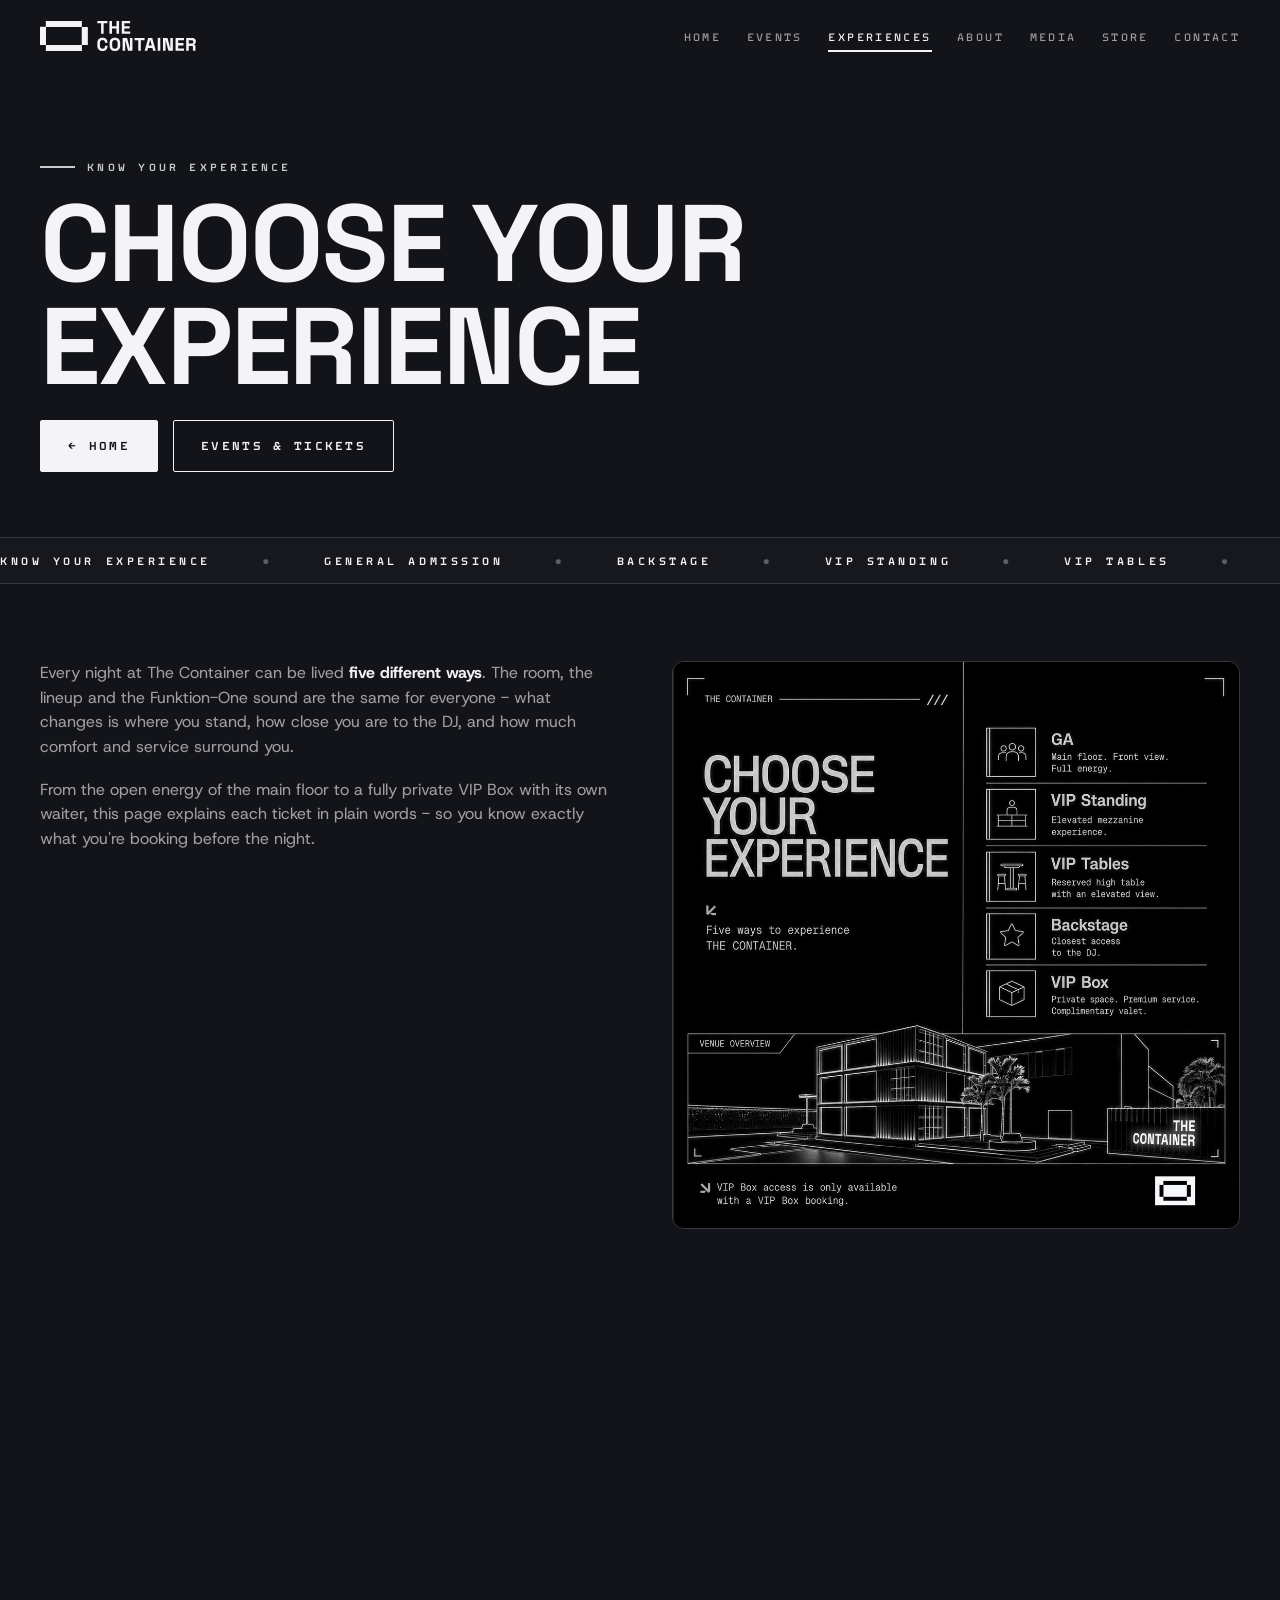
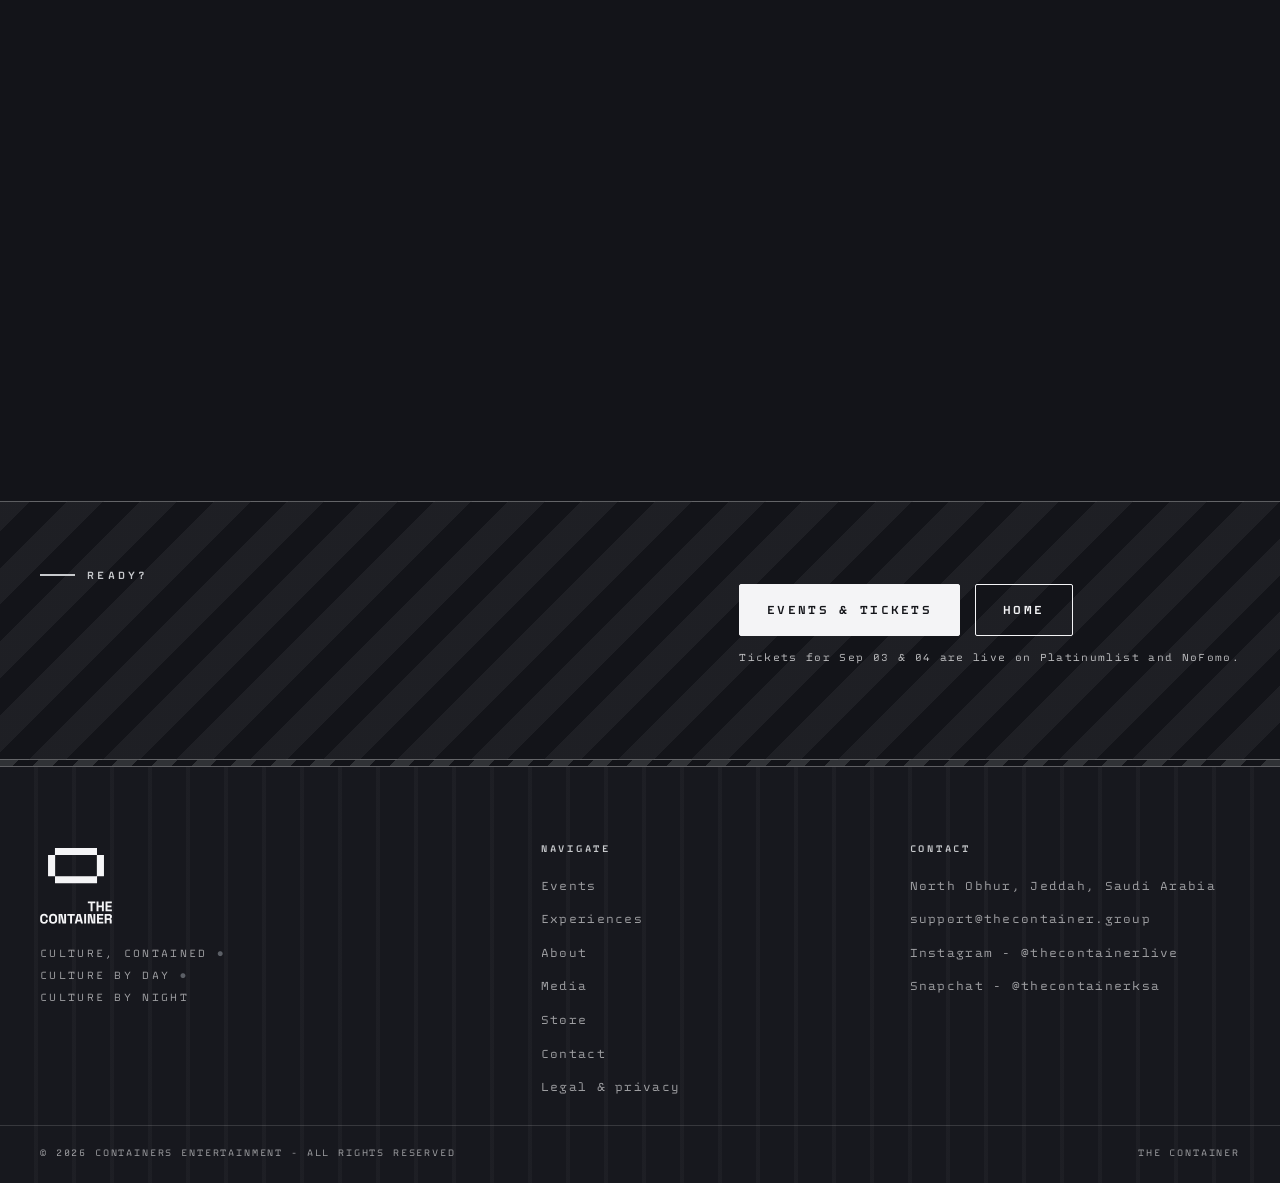
<file: experiences/index.html>
<!doctype html>
<html lang="en" data-mode="night">
<head>
<meta charset="utf-8">
<meta name="viewport" content="width=device-width, initial-scale=1">
<meta http-equiv="Content-Security-Policy" content="default-src 'self'; script-src 'self' https://static.cloudflareinsights.com; style-src 'self'; img-src 'self'; font-src 'self'; connect-src 'self' https://cloudflareinsights.com; base-uri 'self'; form-action 'self'; object-src 'none'">
<title>Experiences - The Container</title>
<meta name="description" content="Five ways to experience The Container - General Admission, Backstage, VIP Standing, VIP Tables and VIP Boxes, plus the outdoor F&B area. Know your experience before the night.">
<meta name="theme-color" content="#131419">
<link rel="icon" href="/favicon.svg" type="image/svg+xml">
<link rel="apple-touch-icon" href="/assets/img/apple-touch.png">
<meta property="og:site_name" content="The Container">
<meta property="og:title" content="Experiences - The Container">
<meta property="og:description" content="Five ways to experience The Container - General Admission, Backstage, VIP Standing, VIP Tables and VIP Boxes, plus the outdoor F&B area.">
<meta property="og:type" content="website">
<meta property="og:image" content="/assets/img/og.png">
<meta name="twitter:card" content="summary_large_image">
<link rel="preload" href="/assets/fonts/space-grotesk-700.woff2" as="font" type="font/woff2" crossorigin>
<link rel="preload" href="/assets/fonts/host-grotesk-400.woff2" as="font" type="font/woff2" crossorigin>
<link rel="preload" href="/assets/fonts/lct-ptex-600.woff2" as="font" type="font/woff2" crossorigin>
<link rel="stylesheet" href="/assets/css/main.css">
<script src="/assets/js/theme.js"></script>
<script src="/assets/js/main.js" defer></script>
</head>
<body><a class="skip" href="#main">Skip to content</a>
<div class="loader" aria-hidden="true">
  <svg class="pixelload" viewBox="0 0 64 60" fill="none" role="img" aria-label="Pixel crane lowering a container">
  <g fill="currentColor">
    <rect x="4" y="2" width="56" height="4"/>
    <rect x="4" y="6" width="4" height="4"/><rect x="56" y="6" width="4" height="4"/>
  </g>
  <rect class="px-blink" x="58" y="0" width="2" height="2" fill="var(--dock, #5b5f66)"/>
  <g class="px-cable"><rect x="31" y="6" width="2" height="10" fill="currentColor"/></g>
  <g class="px-drop">
    <rect x="30" y="16" width="4" height="2" fill="currentColor"/>
    <rect x="31" y="18" width="2" height="2" fill="currentColor"/>
    <g fill="currentColor" opacity=".85">
      <rect x="28" y="20" width="2" height="2"/><rect x="26" y="22" width="2" height="2"/><rect x="24" y="24" width="2" height="2"/>
      <rect x="34" y="20" width="2" height="2"/><rect x="36" y="22" width="2" height="2"/><rect x="38" y="24" width="2" height="2"/>
    </g>
    <rect x="20" y="26" width="24" height="12" fill="#c7c9cc"/>
    <g fill="#131419" opacity=".38">
      <rect x="26" y="26" width="2" height="12"/><rect x="32" y="26" width="2" height="12"/><rect x="38" y="26" width="2" height="12"/>
    </g>
    <g fill="#131419" opacity=".6">
      <rect x="20" y="26" width="2" height="2"/><rect x="42" y="26" width="2" height="2"/>
      <rect x="20" y="36" width="2" height="2"/><rect x="42" y="36" width="2" height="2"/>
    </g>
  </g>
  <rect x="6" y="56" width="52" height="2" fill="currentColor" opacity=".6"/>
</svg>
  <img src="/assets/img/logo-clean-white.svg" alt="" width="86" height="100">
  <p class="loader__label">Loading <b>the container</b></p>
</div>
<div class="sweep" aria-hidden="true"></div>
<header class="site-head">
  <div class="wrap site-head__in">
    <a class="brand" href="/" aria-label="The Container - home">
      <img class="night-only" src="/assets/img/logo-h-white.svg" alt="The Container" width="156" height="30">
      <img class="day-only" src="/assets/img/logo-h-black.svg" alt="The Container" width="156" height="30">
    </a>
    <nav class="nav" id="nav" aria-label="Main">
      <a href="/">Home</a>
      <a href="/events/">Events</a>
      <a class="night-only" href="/experiences/" aria-current="page">Experiences</a>
      <a href="/about/">About</a>
      <a href="/media/">Media</a>
      <a href="/store/">Store</a>
      <a href="/contact/">Contact</a>
    </nav>
    <button class="burger" type="button" aria-label="Menu" aria-expanded="false" aria-controls="nav">
      <span></span><span></span><span></span>
    </button>
  </div>
</header>
<main id="main">
  <section class="page-head">
    <div class="wrap">
      <p class="eyebrow">Know your experience</p>
      <h1 class="display">Choose your<br>experience</h1>
      <div class="hero__cta exp-head__cta">
        <a class="btn btn--solid" href="/">&#8592; Home</a>
        <a class="btn" href="/events/">Events &amp; tickets</a>
      </div>
    </div>
  </section>

  <div class="marquee" aria-hidden="true">
    <div class="marquee__track">
      <span>Know your experience <b class="o">●</b> General Admission <b class="o">●</b> Backstage <b class="o">●</b> VIP Standing <b class="o">●</b> VIP Tables <b class="o">●</b> VIP Boxes <b class="o">●</b></span>
      <span>Know your experience <b class="o">●</b> General Admission <b class="o">●</b> Backstage <b class="o">●</b> VIP Standing <b class="o">●</b> VIP Tables <b class="o">●</b> VIP Boxes <b class="o">●</b></span>
    </div>
  </div>

  <!-- ============================== INTRO -->
  <section class="section section--tight">
    <div class="wrap split">
      <div class="body-copy reveal">
        <p>Every night at The Container can be lived <strong>five different ways</strong>. The room, the lineup and the Funktion-One sound are the same for everyone - what changes is where you stand, how close you are to the DJ, and how much comfort and service surround you.</p>
        <p>From the open energy of the main floor to a fully private VIP Box with its own waiter, this page explains each ticket in plain words - so you know exactly what you're booking before the night.</p>
      </div>
      <div class="exp-item__art reveal" data-delay="1">
        <img src="/assets/img/experiences/exp-overview.jpg" alt="Choose your experience - the five ticket packages of The Container" width="1100" height="1100" loading="lazy">
      </div>
    </div>
  </section>

  <!-- ============================== THE FIVE EXPERIENCES -->
  <section class="section">
    <div class="wrap">
      <p class="eyebrow reveal">Ticket packages</p>
      <div class="section-head reveal">
        <h2 class="display">The five<br>experiences</h2>
        <a class="link-arrow" href="/events/">Get tickets <svg width="12" height="14" viewBox="0 0 172.63 204.85" fill="currentColor" aria-hidden="true"><polygon points="126.48 118.57 .06 118.54 0 86.35 126.88 86.3 63.5 22.81 86.32 0 172.57 86.22 172.63 118.54 127.32 118.57 127.04 119.56 127.05 164.08 86.32 204.85 63.55 182.07 126.08 119.5 126.48 118.57"/></svg></a>
      </div>

      <div class="exp">

        <article class="exp-item reveal">
          <div>
            <span class="exp-item__num">Ticket package · 01</span>
            <h3>General Admission</h3>
            <p class="exp-item__tagline">Experience The Container from the heart of the main floor.</p>
            <p>GA is the main floor - straight in front of the DJ, closest to the main sound system, right in the middle of the energy. It comes with access to the outdoor F&amp;B area and dedicated GA restrooms.</p>
            <ul class="exp-list">
              <li><strong>Direct front view</strong> of the DJ</li>
              <li>Closest to the <strong>main sound system</strong></li>
              <li>Access to the <strong>outdoor F&amp;B area</strong></li>
              <li>Dedicated <strong>GA restrooms</strong></li>
            </ul>
          </div>
          <div class="exp-item__art">
            <img src="/assets/img/experiences/exp-01-general-admission.jpg" alt="General Admission - main floor of The Container" width="1100" height="1100" loading="lazy">
          </div>
        </article>

        <article class="exp-item exp-item--flip reveal">
          <div>
            <span class="exp-item__num">Ticket package · 02</span>
            <h3>Backstage</h3>
            <p class="exp-item__tagline">Get closer to the performance.</p>
            <p>The closest position to the DJ in the venue. Backstage also unlocks the second-floor VIP mezzanine, with its dedicated VIP F&amp;B area, VIP restrooms on the second floor and outdoors, and VIP parking.</p>
            <ul class="exp-list">
              <li><strong>Close proximity</strong> to the DJ</li>
              <li>Access to the <strong>second-floor VIP mezzanine</strong></li>
              <li>Dedicated <strong>VIP F&amp;B area</strong></li>
              <li><strong>VIP restrooms</strong> on the second floor &amp; outdoors</li>
              <li><strong>VIP parking</strong></li>
            </ul>
            <span class="exp-note">VIP Box access is not included.</span>
          </div>
          <div class="exp-item__art">
            <img src="/assets/img/experiences/exp-02-backstage.jpg" alt="Backstage - closest access to the DJ" width="1100" height="1100" loading="lazy">
          </div>
        </article>

        <article class="exp-item reveal">
          <div>
            <span class="exp-item__num">Ticket package · 03</span>
            <h3>VIP Standing</h3>
            <p class="exp-item__tagline">An elevated view with added comfort.</p>
            <p>A place on the second-floor mezzanine, looking over the DJ and the main floor from above - the full show, with breathing room and the complete set of VIP amenities.</p>
            <ul class="exp-list">
              <li><strong>Second-floor mezzanine</strong> access</li>
              <li><strong>Elevated view</strong> of the DJ &amp; main floor</li>
              <li>Dedicated <strong>VIP F&amp;B area</strong></li>
              <li><strong>VIP restrooms</strong> on the second floor &amp; outdoors</li>
              <li><strong>VIP parking</strong> upon availability</li>
            </ul>
            <span class="exp-note">VIP Box access is not included.</span>
          </div>
          <div class="exp-item__art">
            <img src="/assets/img/experiences/exp-03-vip-standing.jpg" alt="VIP Standing - elevated mezzanine view" width="1100" height="1100" loading="lazy">
          </div>
        </article>

        <article class="exp-item exp-item--flip reveal">
          <div>
            <span class="exp-item__num">Ticket package · 04</span>
            <h3>VIP Tables</h3>
            <p class="exp-item__tagline">Your reserved space on the second-floor mezzanine.</p>
            <p>Your group's own reserved high table on the mezzanine - a fixed home base for the night, with an elevated view of the DJ and the main floor and the full set of VIP amenities around it.</p>
            <ul class="exp-list">
              <li><strong>Reserved high table</strong> for your group</li>
              <li><strong>Elevated view</strong> of the DJ &amp; main floor</li>
              <li>Dedicated <strong>VIP F&amp;B area</strong></li>
              <li><strong>VIP restrooms</strong> on the second floor &amp; outdoors</li>
              <li><strong>VIP parking</strong></li>
            </ul>
            <span class="exp-note">VIP Box access is not included.</span>
          </div>
          <div class="exp-item__art">
            <img src="/assets/img/experiences/exp-04-vip-tables.jpg" alt="VIP Tables - reserved high tables on the mezzanine" width="1100" height="1100" loading="lazy">
          </div>
        </article>

        <article class="exp-item reveal">
          <div>
            <span class="exp-item__num">Ticket package · 05</span>
            <h3>VIP Boxes</h3>
            <p class="exp-item__tagline">Our most private and premium experience.</p>
            <p>A private space with its own table and dedicated waiter service, complimentary drinks, access to every VIP area and service in the venue, fast-track entry at the door and complimentary valet parking.</p>
            <ul class="exp-list">
              <li><strong>Private space</strong> &amp; table</li>
              <li>Dedicated <strong>waiter service</strong></li>
              <li><strong>Complimentary drinks</strong></li>
              <li>Access to <strong>all VIP areas &amp; services</strong></li>
              <li><strong>Fast-track</strong> venue entry</li>
              <li>Complimentary <strong>valet parking</strong></li>
            </ul>
            <span class="exp-note">VIP Box access is exclusive to guests who book a VIP Box.</span>
          </div>
          <div class="exp-item__art">
            <img src="/assets/img/experiences/exp-05-vip-boxes.jpg" alt="VIP Boxes - private premium space" width="1100" height="1100" loading="lazy">
          </div>
        </article>

      </div>
    </div>
  </section>

  <!-- ============================== EVERY VIP TICKET INCLUDES -->
  <section class="section">
    <div class="wrap">
      <p class="eyebrow reveal">The VIP experience</p>
      <div class="section-head reveal">
        <h2 class="display">Every VIP ticket<br>includes</h2>
      </div>
      <div class="split">
        <div class="reveal">
          <div class="cargo-strip">
            <div class="cargo-strip__in cargo-strip__in--stack">
              <div class="cargo-cell">Parking<b>VIP parking</b></div>
              <div class="cargo-cell">Access<b>Second-floor mezzanine</b></div>
              <div class="cargo-cell">View<b>Elevated over the main room</b></div>
              <div class="cargo-cell">F&amp;B<b>Dedicated VIP area</b></div>
              <div class="cargo-cell">Restrooms<b>Second floor &amp; outdoors</b></div>
            </div>
          </div>
          <p class="form-note">VIP Boxes remain private and are not included with VIP Standing, VIP Tables or Backstage tickets.</p>
        </div>
        <div class="exp-item__art reveal" data-delay="1">
          <img src="/assets/img/experiences/exp-vip-includes.jpg" alt="The VIP experience - amenities included with every VIP category" width="1100" height="1100" loading="lazy">
        </div>
      </div>
    </div>
  </section>

  <!-- ============================== FOOD & BEVERAGE -->
  <section class="section">
    <div class="wrap">
      <p class="eyebrow reveal">Refuel</p>
      <div class="section-head reveal">
        <h2 class="display">Food &amp;<br>beverage</h2>
      </div>
      <div class="split">
        <div class="exp-item__art reveal">
          <img src="/assets/img/experiences/exp-food-beverage.jpg" alt="Food and beverage - the outdoor F&B area of The Container" width="1100" height="1100" loading="lazy">
        </div>
        <div class="body-copy reveal" data-delay="1">
          <p>Take a break from the main room in the <strong>dedicated outdoor F&amp;B area</strong>.</p>
          <p><strong>John &amp; Vinny's</strong> serves food throughout the night, and <strong>Red Bull</strong> keeps drinks and refreshments flowing outdoors.</p>
          <p>Dedicated F&amp;B areas are available for both GA and VIP guests.</p>
        </div>
      </div>
    </div>
  </section>

  <!-- ============================== CTA -->
  <section class="band">
    <div class="wrap band__in">
      <div>
        <p class="eyebrow">Ready?</p>
        <h2 class="display reveal">Pick your<br>night</h2>
      </div>
      <div>
        <div class="hero__cta">
          <a class="btn btn--solid" href="/events/">Events &amp; tickets</a>
          <a class="btn" href="/">Home</a>
        </div>
        <p class="form-note">Tickets for Sep 03 &amp; 04 are live on Platinumlist and NoFomo.</p>
      </div>
    </div>
  </section>
</main>
<div class="hazard" aria-hidden="true"></div>
<footer class="site-foot">
  <div class="wrap site-foot__in">
    <div>
      <img class="night-only" src="/assets/img/logo-clean-white.svg" alt="The Container" width="72" height="84">
      <img class="day-only" src="/assets/img/logo-clean-black.svg" alt="The Container" width="72" height="84">
      <p class="foot-tag">Culture, contained <span class="o">●</span> Culture by day <span class="o">●</span> Culture by night</p>
    </div>
    <div>
      <p class="foot-h">Navigate</p>
      <ul>
        <li><a href="/events/">Events</a></li>
        <li class="night-only"><a href="/experiences/">Experiences</a></li>
        <li><a href="/about/">About</a></li>
        <li><a href="/media/">Media</a></li>
        <li><a href="/store/">Store</a></li>
        <li><a href="/contact/">Contact</a></li>
        <li><a href="/legal/">Legal &amp; privacy</a></li>
      </ul>
    </div>
    <div>
      <p class="foot-h">Contact</p>
      <ul>
        <li><a href="https://maps.google.com/?q=North+Obhur,+Jeddah,+Saudi+Arabia" target="_blank" rel="noopener noreferrer">North Obhur, Jeddah, Saudi Arabia</a></li>
        <li><a href="mailto:support@thecontainer.group">support@thecontainer.group</a></li>
        <li><a href="https://www.instagram.com/thecontainerlive" target="_blank" rel="noopener noreferrer">Instagram - @thecontainerlive</a></li>
        <li><a href="https://www.snapchat.com/add/thecontainerksa" target="_blank" rel="noopener noreferrer">Snapchat - @thecontainerksa</a></li>
        <!-- Add more socials here when live (TikTok, SoundCloud, YouTube…) -->
      </ul>
    </div>
  </div>
  <div class="wrap site-foot__legal">
    <span>© <span data-year>2026</span> Containers Entertainment - All rights reserved</span>
    <span>The Container</span>
  </div>
</footer>
<!-- Cloudflare Web Analytics --><script type='module' src='https://static.cloudflareinsights.com/beacon.min.js' data-cf-beacon='{"token": "c85ca977d5064ebfb4bff099d17c9606"}'></script><!-- End Cloudflare Web Analytics -->
</body>
</html>
</file>
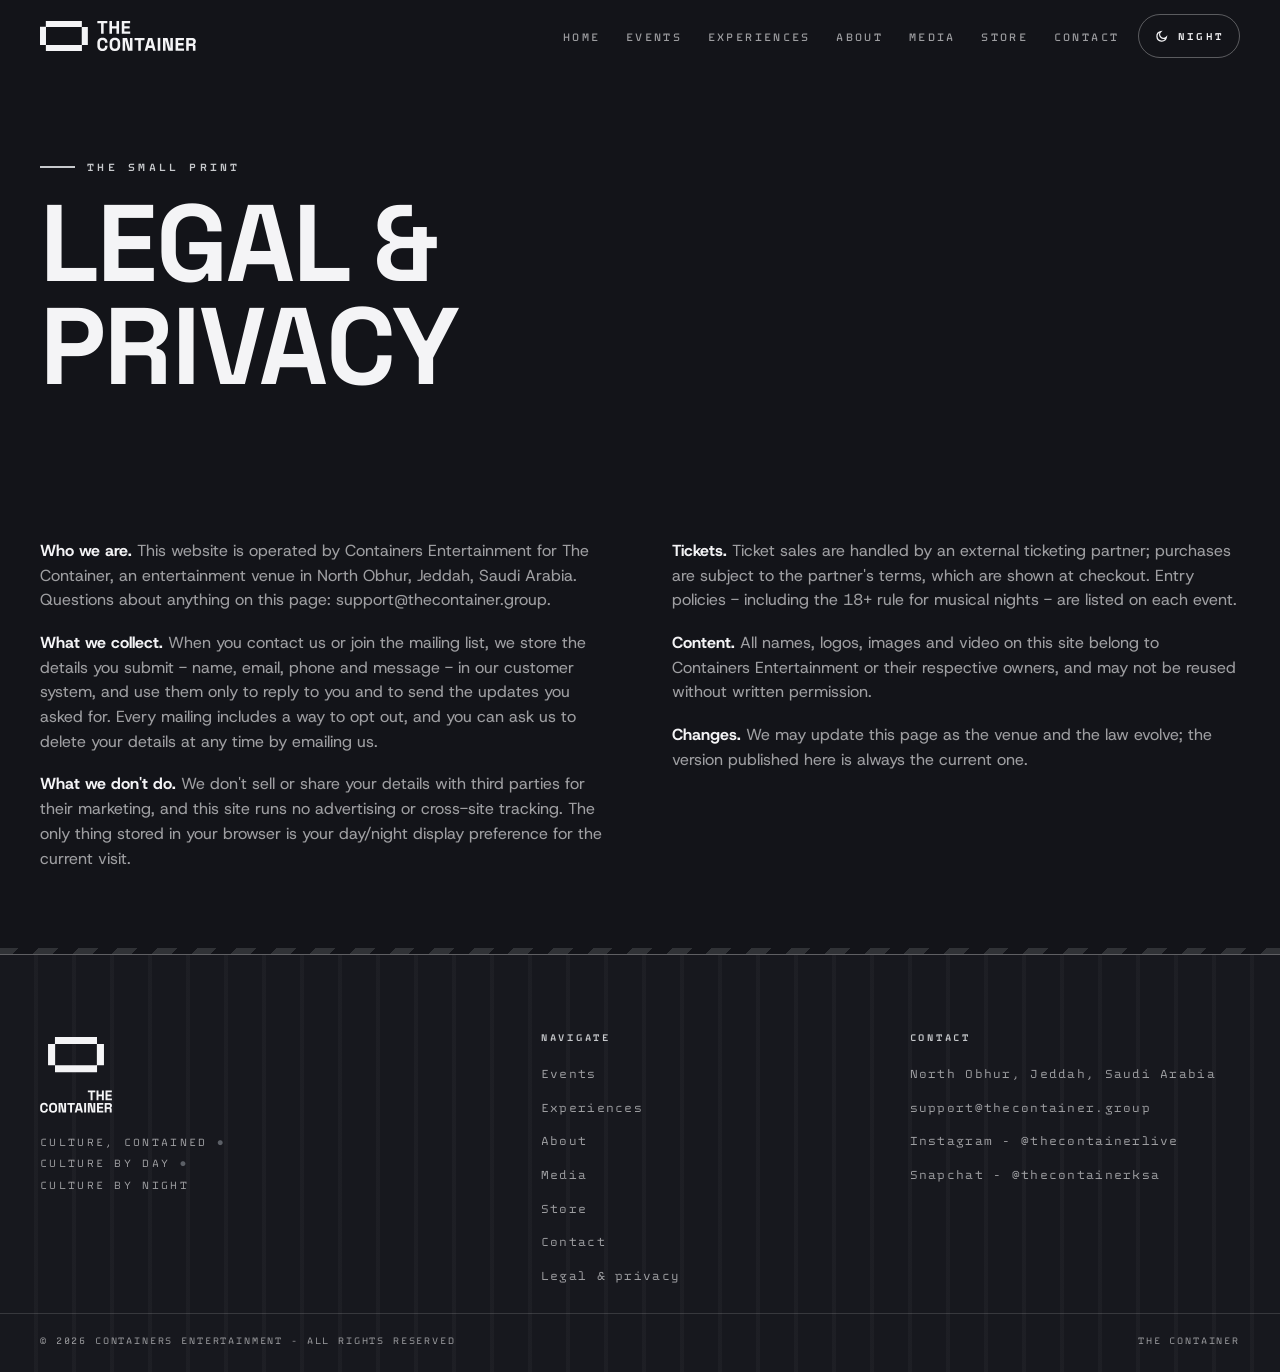
<file: legal/index.html>
<!doctype html>
<html lang="en" data-mode="night">
<head>
<meta charset="utf-8">
<meta name="viewport" content="width=device-width, initial-scale=1">
<meta http-equiv="Content-Security-Policy" content="default-src 'self'; script-src 'self' https://static.cloudflareinsights.com; style-src 'self'; img-src 'self'; font-src 'self'; connect-src 'self' https://cloudflareinsights.com; base-uri 'self'; form-action 'self'; object-src 'none'">
<title>Legal & privacy - The Container</title>
<meta name="description" content="Legal information and privacy policy for The Container, North Obhur, Jeddah.">
<meta name="theme-color" content="#131419">
<link rel="icon" href="/favicon.svg" type="image/svg+xml">
<link rel="apple-touch-icon" href="/assets/img/apple-touch.png">
<meta property="og:site_name" content="The Container">
<meta property="og:title" content="Legal & privacy - The Container">
<meta property="og:description" content="Legal information and privacy policy for The Container, North Obhur, Jeddah.">
<meta property="og:type" content="website">
<meta property="og:image" content="/assets/img/og.png">
<meta name="twitter:card" content="summary_large_image">
<link rel="preload" href="/assets/fonts/space-grotesk-700.woff2" as="font" type="font/woff2" crossorigin>
<link rel="preload" href="/assets/fonts/host-grotesk-400.woff2" as="font" type="font/woff2" crossorigin>
<link rel="preload" href="/assets/fonts/lct-ptex-600.woff2" as="font" type="font/woff2" crossorigin>
<link rel="stylesheet" href="/assets/css/main.css">
<script src="/assets/js/theme.js"></script>
<script src="/assets/js/main.js" defer></script>
</head>
<body><a class="skip" href="#main">Skip to content</a>
<div class="loader" aria-hidden="true">
  <svg class="pixelload" viewBox="0 0 64 60" fill="none" role="img" aria-label="Pixel crane lowering a container">
  <g fill="currentColor">
    <rect x="4" y="2" width="56" height="4"/>
    <rect x="4" y="6" width="4" height="4"/><rect x="56" y="6" width="4" height="4"/>
  </g>
  <rect class="px-blink" x="58" y="0" width="2" height="2" fill="var(--dock, #5b5f66)"/>
  <g class="px-cable"><rect x="31" y="6" width="2" height="10" fill="currentColor"/></g>
  <g class="px-drop">
    <rect x="30" y="16" width="4" height="2" fill="currentColor"/>
    <rect x="31" y="18" width="2" height="2" fill="currentColor"/>
    <g fill="currentColor" opacity=".85">
      <rect x="28" y="20" width="2" height="2"/><rect x="26" y="22" width="2" height="2"/><rect x="24" y="24" width="2" height="2"/>
      <rect x="34" y="20" width="2" height="2"/><rect x="36" y="22" width="2" height="2"/><rect x="38" y="24" width="2" height="2"/>
    </g>
    <rect x="20" y="26" width="24" height="12" fill="#c7c9cc"/>
    <g fill="#131419" opacity=".38">
      <rect x="26" y="26" width="2" height="12"/><rect x="32" y="26" width="2" height="12"/><rect x="38" y="26" width="2" height="12"/>
    </g>
    <g fill="#131419" opacity=".6">
      <rect x="20" y="26" width="2" height="2"/><rect x="42" y="26" width="2" height="2"/>
      <rect x="20" y="36" width="2" height="2"/><rect x="42" y="36" width="2" height="2"/>
    </g>
  </g>
  <rect x="6" y="56" width="52" height="2" fill="currentColor" opacity=".6"/>
</svg>
  <img src="/assets/img/logo-clean-white.svg" alt="" width="86" height="100">
  <p class="loader__label">Loading <b>the container</b></p>
</div>
<div class="sweep" aria-hidden="true"></div>
<header class="site-head">
  <div class="wrap site-head__in">
    <a class="brand" href="/" aria-label="The Container - home">
      <img class="night-only" src="/assets/img/logo-h-white.svg" alt="The Container" width="156" height="30">
      <img class="day-only" src="/assets/img/logo-h-black.svg" alt="The Container" width="156" height="30">
    </a>
    <nav class="nav" id="nav" aria-label="Main">
      <a href="/">Home</a>
      <a href="/events/">Events</a>
      <a class="night-only" href="/experiences/">Experiences</a>
      <a href="/about/">About</a>
      <a href="/media/">Media</a>
      <a href="/store/">Store</a>
      <a href="/contact/">Contact</a>
    </nav>
    <button class="mode-toggle" type="button" aria-pressed="true" aria-label="Switch between day and night mode">
      <svg class="mode-toggle__icon" viewBox="0 0 24 24" fill="none" stroke="currentColor" stroke-width="2" stroke-linecap="round" aria-hidden="true">
    <g class="sun"><circle cx="12" cy="12" r="4.2"/><path d="M12 2.4v2.4M12 19.2v2.4M2.4 12h2.4M19.2 12h2.4M4.7 4.7l1.7 1.7M17.6 17.6l1.7 1.7M19.3 4.7l-1.7 1.7M6.4 17.6l-1.7 1.7"/></g>
    <g class="moon"><path d="M19.8 13.1A7.6 7.6 0 1 1 10.9 4.2a6 6 0 0 0 8.9 8.9z"/></g>
  </svg>
      <span class="mode-toggle__label"></span>
    </button>
    <button class="burger" type="button" aria-label="Menu" aria-expanded="false" aria-controls="nav">
      <span></span><span></span><span></span>
    </button>
  </div>
</header>
<main id="main">
  <section class="page-head">
    <div class="wrap">
      <p class="eyebrow">The small print</p>
      <h1 class="display">Legal &amp;<br>privacy</h1>
    </div>
  </section>

  <section class="section section--tight">
    <div class="wrap split">
      <div class="body-copy reveal">
        <p><strong>Who we are.</strong> This website is operated by Containers Entertainment for The Container, an entertainment venue in North Obhur, Jeddah, Saudi Arabia. Questions about anything on this page: <a href="mailto:support@thecontainer.group">support@thecontainer.group</a>.</p>
        <p><strong>What we collect.</strong> When you contact us or join the mailing list, we store the details you submit - name, email, phone and message - in our customer system, and use them only to reply to you and to send the updates you asked for. Every mailing includes a way to opt out, and you can ask us to delete your details at any time by emailing us.</p>
        <p><strong>What we don't do.</strong> We don't sell or share your details with third parties for their marketing, and this site runs no advertising or cross-site tracking. The only thing stored in your browser is your day/night display preference for the current visit.</p>
      </div>
      <div class="body-copy reveal" data-delay="1">
        <p><strong>Tickets.</strong> Ticket sales are handled by an external ticketing partner; purchases are subject to the partner's terms, which are shown at checkout. Entry policies - including the 18+ rule for musical nights - are listed on each event.</p>
        <p><strong>Content.</strong> All names, logos, images and video on this site belong to Containers Entertainment or their respective owners, and may not be reused without written permission.</p>
        <p><strong>Changes.</strong> We may update this page as the venue and the law evolve; the version published here is always the current one.</p>
      </div>
    </div>
  </section>
</main>
<div class="hazard" aria-hidden="true"></div>
<footer class="site-foot">
  <div class="wrap site-foot__in">
    <div>
      <img class="night-only" src="/assets/img/logo-clean-white.svg" alt="The Container" width="72" height="84">
      <img class="day-only" src="/assets/img/logo-clean-black.svg" alt="The Container" width="72" height="84">
      <p class="foot-tag">Culture, contained <span class="o">●</span> Culture by day <span class="o">●</span> Culture by night</p>
    </div>
    <div>
      <p class="foot-h">Navigate</p>
      <ul>
        <li><a href="/events/">Events</a></li>
        <li class="night-only"><a href="/experiences/">Experiences</a></li>
        <li><a href="/about/">About</a></li>
        <li><a href="/media/">Media</a></li>
        <li><a href="/store/">Store</a></li>
        <li><a href="/contact/">Contact</a></li>
        <li><a href="/legal/">Legal &amp; privacy</a></li>
      </ul>
    </div>
    <div>
      <p class="foot-h">Contact</p>
      <ul>
        <li><a href="https://maps.google.com/?q=North+Obhur,+Jeddah,+Saudi+Arabia" target="_blank" rel="noopener noreferrer">North Obhur, Jeddah, Saudi Arabia</a></li>
        <li><a href="mailto:support@thecontainer.group">support@thecontainer.group</a></li>
        <li><a href="https://www.instagram.com/thecontainerlive" target="_blank" rel="noopener noreferrer">Instagram - @thecontainerlive</a></li>
        <li><a href="https://www.snapchat.com/add/thecontainerksa" target="_blank" rel="noopener noreferrer">Snapchat - @thecontainerksa</a></li>
        <!-- Add more socials here when live (TikTok, SoundCloud, YouTube…) -->
      </ul>
    </div>
  </div>
  <div class="wrap site-foot__legal">
    <span>© <span data-year>2026</span> Containers Entertainment - All rights reserved</span>
    <span>The Container</span>
  </div>
</footer>
<!-- Cloudflare Web Analytics --><script type='module' src='https://static.cloudflareinsights.com/beacon.min.js' data-cf-beacon='{"token": "c85ca977d5064ebfb4bff099d17c9606"}'></script><!-- End Cloudflare Web Analytics -->
</body>
</html>
</file>
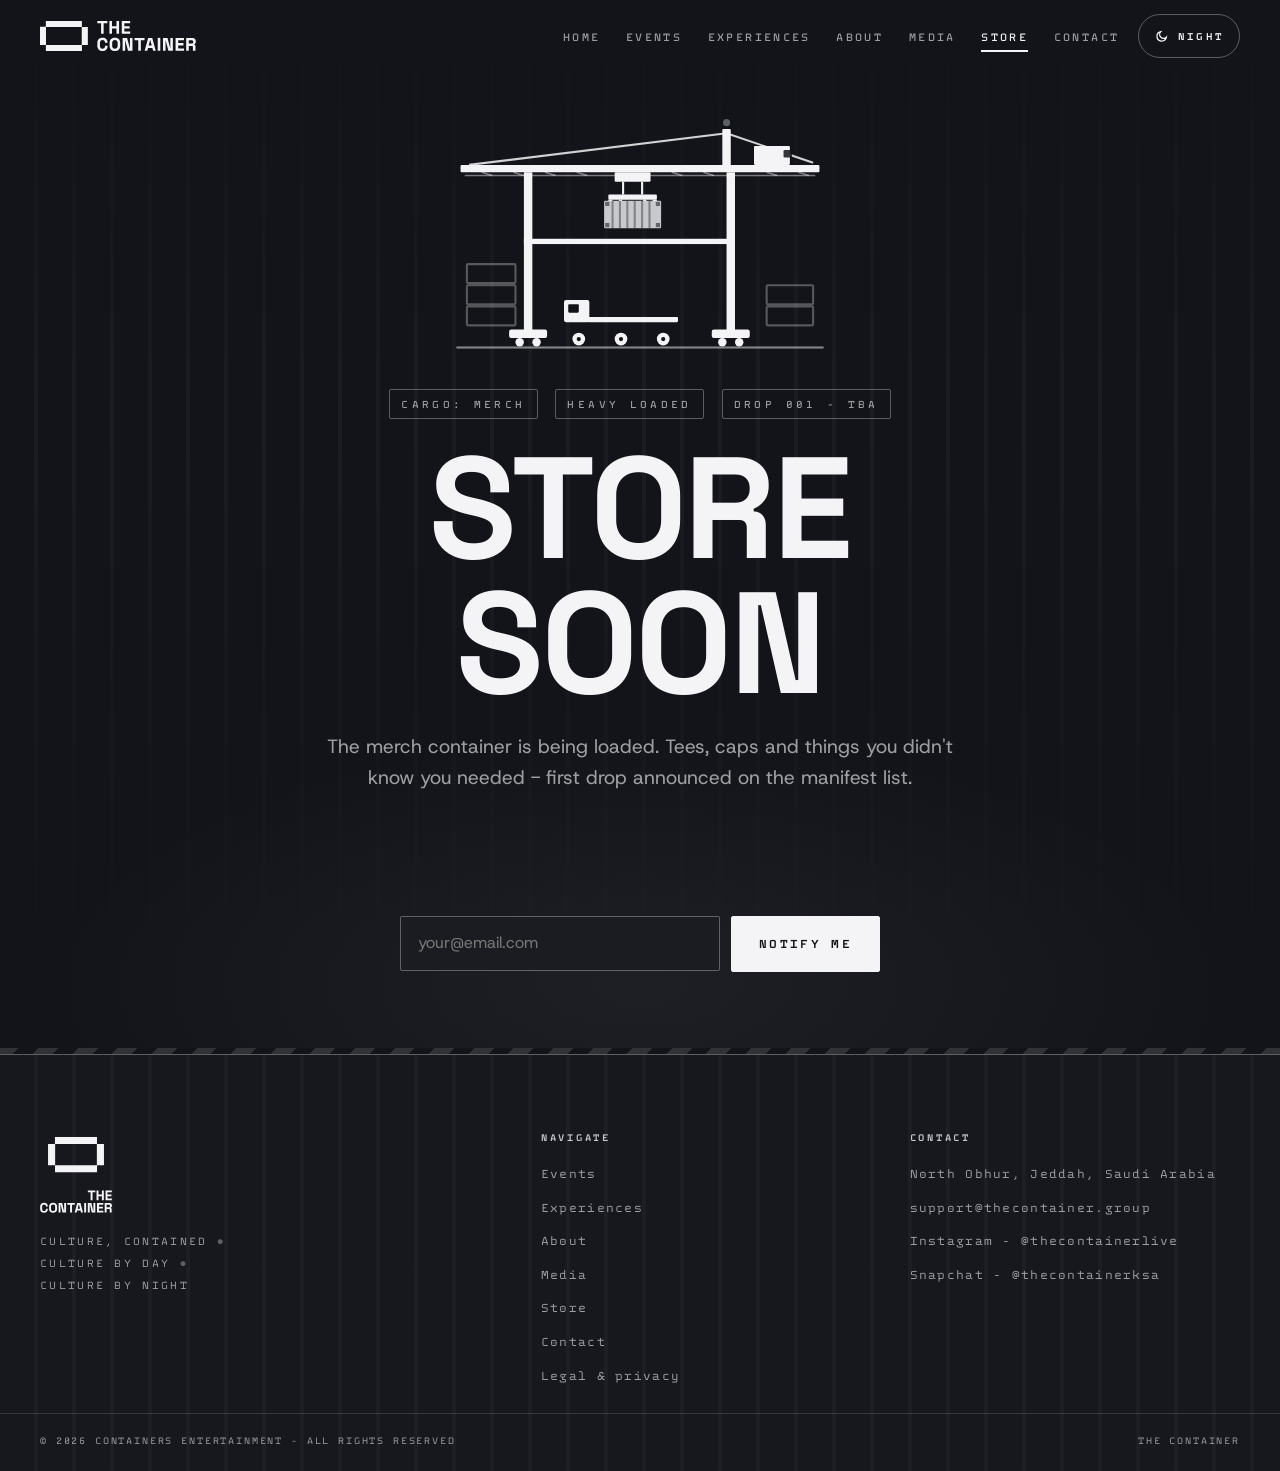
<file: store/index.html>
<!doctype html>
<html lang="en" data-mode="night">
<head>
<meta charset="utf-8">
<meta name="viewport" content="width=device-width, initial-scale=1">
<meta http-equiv="Content-Security-Policy" content="default-src 'self'; script-src 'self' https://static.cloudflareinsights.com; style-src 'self'; img-src 'self'; font-src 'self'; connect-src 'self' https://cloudflareinsights.com; base-uri 'self'; form-action 'self'; object-src 'none'">
<title>Store - The Container</title>
<meta name="description" content="The Container merch store is being loaded. First drop coming soon - sign up to be notified.">
<meta name="theme-color" content="#131419">
<link rel="icon" href="/favicon.svg" type="image/svg+xml">
<link rel="apple-touch-icon" href="/assets/img/apple-touch.png">
<meta property="og:site_name" content="The Container">
<meta property="og:title" content="Store - The Container">
<meta property="og:description" content="The Container merch store is being loaded. First drop coming soon - sign up to be notified.">
<meta property="og:type" content="website">
<meta property="og:image" content="/assets/img/og.png">
<meta name="twitter:card" content="summary_large_image">
<link rel="preload" href="/assets/fonts/space-grotesk-700.woff2" as="font" type="font/woff2" crossorigin>
<link rel="preload" href="/assets/fonts/host-grotesk-400.woff2" as="font" type="font/woff2" crossorigin>
<link rel="preload" href="/assets/fonts/lct-ptex-600.woff2" as="font" type="font/woff2" crossorigin>
<link rel="stylesheet" href="/assets/css/main.css">
<script src="/assets/js/theme.js"></script>
<script src="/assets/js/main.js" defer></script>
</head>
<body><a class="skip" href="#main">Skip to content</a>
<div class="loader" aria-hidden="true">
  <svg class="pixelload" viewBox="0 0 64 60" fill="none" role="img" aria-label="Pixel crane lowering a container">
  <g fill="currentColor">
    <rect x="4" y="2" width="56" height="4"/>
    <rect x="4" y="6" width="4" height="4"/><rect x="56" y="6" width="4" height="4"/>
  </g>
  <rect class="px-blink" x="58" y="0" width="2" height="2" fill="var(--dock, #5b5f66)"/>
  <g class="px-cable"><rect x="31" y="6" width="2" height="10" fill="currentColor"/></g>
  <g class="px-drop">
    <rect x="30" y="16" width="4" height="2" fill="currentColor"/>
    <rect x="31" y="18" width="2" height="2" fill="currentColor"/>
    <g fill="currentColor" opacity=".85">
      <rect x="28" y="20" width="2" height="2"/><rect x="26" y="22" width="2" height="2"/><rect x="24" y="24" width="2" height="2"/>
      <rect x="34" y="20" width="2" height="2"/><rect x="36" y="22" width="2" height="2"/><rect x="38" y="24" width="2" height="2"/>
    </g>
    <rect x="20" y="26" width="24" height="12" fill="#c7c9cc"/>
    <g fill="#131419" opacity=".38">
      <rect x="26" y="26" width="2" height="12"/><rect x="32" y="26" width="2" height="12"/><rect x="38" y="26" width="2" height="12"/>
    </g>
    <g fill="#131419" opacity=".6">
      <rect x="20" y="26" width="2" height="2"/><rect x="42" y="26" width="2" height="2"/>
      <rect x="20" y="36" width="2" height="2"/><rect x="42" y="36" width="2" height="2"/>
    </g>
  </g>
  <rect x="6" y="56" width="52" height="2" fill="currentColor" opacity=".6"/>
</svg>
  <img src="/assets/img/logo-clean-white.svg" alt="" width="86" height="100">
  <p class="loader__label">Loading <b>the container</b></p>
</div>
<div class="sweep" aria-hidden="true"></div>
<header class="site-head">
  <div class="wrap site-head__in">
    <a class="brand" href="/" aria-label="The Container - home">
      <img class="night-only" src="/assets/img/logo-h-white.svg" alt="The Container" width="156" height="30">
      <img class="day-only" src="/assets/img/logo-h-black.svg" alt="The Container" width="156" height="30">
    </a>
    <nav class="nav" id="nav" aria-label="Main">
      <a href="/">Home</a>
      <a href="/events/">Events</a>
      <a class="night-only" href="/experiences/">Experiences</a>
      <a href="/about/">About</a>
      <a href="/media/">Media</a>
      <a href="/store/" aria-current="page">Store</a>
      <a href="/contact/">Contact</a>
    </nav>
    <button class="mode-toggle" type="button" aria-pressed="true" aria-label="Switch between day and night mode">
      <svg class="mode-toggle__icon" viewBox="0 0 24 24" fill="none" stroke="currentColor" stroke-width="2" stroke-linecap="round" aria-hidden="true">
    <g class="sun"><circle cx="12" cy="12" r="4.2"/><path d="M12 2.4v2.4M12 19.2v2.4M2.4 12h2.4M19.2 12h2.4M4.7 4.7l1.7 1.7M17.6 17.6l1.7 1.7M19.3 4.7l-1.7 1.7M6.4 17.6l-1.7 1.7"/></g>
    <g class="moon"><path d="M19.8 13.1A7.6 7.6 0 1 1 10.9 4.2a6 6 0 0 0 8.9 8.9z"/></g>
  </svg>
      <span class="mode-toggle__label"></span>
    </button>
    <button class="burger" type="button" aria-label="Menu" aria-expanded="false" aria-controls="nav">
      <span></span><span></span><span></span>
    </button>
  </div>
</header>
<main id="main">
  <section class="soon">
    <div class="hero__bg"></div>
    <div class="wrap">
      <svg class="crane-scene" viewBox="0 0 360 240" fill="none" role="img" aria-label="Gantry crane loading a container onto a truck">
  <!-- background container stacks -->
  <g stroke="currentColor" stroke-opacity=".3" stroke-width="2">
    <rect x="16" y="186" width="46" height="18" rx="1"/>
    <rect x="16" y="166" width="46" height="18" rx="1"/>
    <rect x="16" y="146" width="46" height="18" rx="1"/>
    <rect x="300" y="186" width="44" height="18" rx="1"/>
    <rect x="300" y="166" width="44" height="18" rx="1"/>
  </g>
  <!-- boom girder detail -->
  <g stroke="currentColor" stroke-opacity=".45" stroke-width="1.5">
    <path d="M14 62h332"/>
    <path d="M30 59l10 3M60 59l10 3M90 59l10 3M120 59l10 3M210 59l10 3M240 59l10 3M300 59l10 3M330 59l10 3"/>
  </g>
  <!-- stay cables -->
  <g stroke="currentColor" stroke-width="2" stroke-opacity=".85">
    <path d="M262 22 L18 52"/><path d="M262 22 L344 50"/>
  </g>
  <!-- hoist cables (extend from trolley) -->
  <g class="ld-cable"><path d="M164 68v12M182 68v12" stroke="currentColor" stroke-width="2"/></g>
  <!-- spreader -->
  <g class="ld-spread" fill="currentColor">
    <rect x="150" y="80" width="46" height="5" rx="1"/>
    <rect x="150" y="85" width="4" height="4"/><rect x="192" y="85" width="4" height="4"/>
    <rect x="160" y="85" width="3" height="2"/><rect x="183" y="85" width="3" height="2"/>
  </g>
  <!-- container -->
  <g class="ld-box">
    <rect x="146" y="86" width="54" height="26" rx="1" fill="var(--brushed, #c7c9cc)"/>
    <path d="M154 86v26M161 86v26M168 86v26M175 86v26M182 86v26M189 86v26" stroke="#131419" stroke-opacity=".38" stroke-width="2"/>
    <g fill="#131419" opacity=".55">
      <rect x="147" y="87" width="4" height="4"/><rect x="195" y="87" width="4" height="4"/>
      <rect x="147" y="107" width="4" height="4"/><rect x="195" y="107" width="4" height="4"/>
    </g>
  </g>
  <!-- truck -->
  <g class="ld-truck">
    <rect x="130" y="196" width="86" height="5" rx="1" fill="currentColor"/>
    <rect x="108" y="180" width="24" height="21" rx="2" fill="currentColor"/>
    <rect x="112" y="184" width="10" height="8" rx="1" fill="var(--ld-bg, #131419)"/>
    <g fill="currentColor">
      <circle cx="122" cy="217" r="6"/><circle cx="162" cy="217" r="6"/><circle cx="202" cy="217" r="6"/>
    </g>
    <g fill="var(--ld-bg, #131419)">
      <circle cx="122" cy="217" r="2"/><circle cx="162" cy="217" r="2"/><circle cx="202" cy="217" r="2"/>
    </g>
  </g>
  <!-- gantry -->
  <g fill="currentColor">
    <rect x="10" y="52" width="340" height="7" rx="1"/>
    <rect x="258" y="18" width="8" height="36" rx="1"/>
    <rect x="70" y="59" width="8" height="150"/>
    <rect x="262" y="59" width="8" height="150"/>
    <rect x="70" y="122" width="200" height="5"/>
    <rect x="56" y="208" width="36" height="8" rx="2"/>
    <rect x="248" y="208" width="36" height="8" rx="2"/>
    <rect x="288" y="34" width="34" height="18" rx="1"/><rect x="316" y="38" width="8" height="7" rx="1" fill="var(--ld-bg, #131419)" opacity=".85"/>
    <g class="ld-trolley"><rect x="156" y="59" width="34" height="9" rx="1"/></g>
    <circle cx="66" cy="220" r="4"/><circle cx="82" cy="220" r="4"/>
    <circle cx="258" cy="220" r="4"/><circle cx="274" cy="220" r="4"/>
  </g>
  <circle class="blink" cx="262" cy="12" r="3.4" fill="var(--dock, #5b5f66)"/>
  <!-- rail / ground -->
  <rect x="6" y="224" width="348" height="2" fill="currentColor" opacity=".5"/>
</svg>
      <p class="hero__plate">
        <span class="tag">Cargo: merch</span>
        <span class="tag">Heavy loaded</span>
        <span class="tag">Drop 001 - TBA</span>
      </p>
      <h1 class="display">Store<br><span class="accent">soon</span></h1>
      <p class="lede">The merch container is being loaded. Tees, caps and things you didn't know you needed - first drop announced on the manifest list.</p>
      <div class="section--tight">
        <form data-lead="merch" method="post" action="/api/lead" novalidate>
          <input type="hidden" name="type" value="merch">
          <input type="email" name="email" required placeholder="your@email.com" aria-label="Email address" autocomplete="email">
          <input class="hp" type="text" name="cnt_extra" tabindex="-1" autocomplete="off" aria-hidden="true">
          <button class="btn btn--solid" type="submit">Notify me</button>
        </form>
        <p class="form-status" data-status role="status"></p>
      </div>
    </div>
  </section>
</main>
<div class="hazard" aria-hidden="true"></div>
<footer class="site-foot">
  <div class="wrap site-foot__in">
    <div>
      <img class="night-only" src="/assets/img/logo-clean-white.svg" alt="The Container" width="72" height="84">
      <img class="day-only" src="/assets/img/logo-clean-black.svg" alt="The Container" width="72" height="84">
      <p class="foot-tag">Culture, contained <span class="o">●</span> Culture by day <span class="o">●</span> Culture by night</p>
    </div>
    <div>
      <p class="foot-h">Navigate</p>
      <ul>
        <li><a href="/events/">Events</a></li>
        <li class="night-only"><a href="/experiences/">Experiences</a></li>
        <li><a href="/about/">About</a></li>
        <li><a href="/media/">Media</a></li>
        <li><a href="/store/">Store</a></li>
        <li><a href="/contact/">Contact</a></li>
        <li><a href="/legal/">Legal &amp; privacy</a></li>
      </ul>
    </div>
    <div>
      <p class="foot-h">Contact</p>
      <ul>
        <li><a href="https://maps.google.com/?q=North+Obhur,+Jeddah,+Saudi+Arabia" target="_blank" rel="noopener noreferrer">North Obhur, Jeddah, Saudi Arabia</a></li>
        <li><a href="mailto:support@thecontainer.group">support@thecontainer.group</a></li>
        <li><a href="https://www.instagram.com/thecontainerlive" target="_blank" rel="noopener noreferrer">Instagram - @thecontainerlive</a></li>
        <li><a href="https://www.snapchat.com/add/thecontainerksa" target="_blank" rel="noopener noreferrer">Snapchat - @thecontainerksa</a></li>
        <!-- Add more socials here when live (TikTok, SoundCloud, YouTube…) -->
      </ul>
    </div>
  </div>
  <div class="wrap site-foot__legal">
    <span>© <span data-year>2026</span> Containers Entertainment - All rights reserved</span>
    <span>The Container</span>
  </div>
</footer>
<!-- Cloudflare Web Analytics --><script type='module' src='https://static.cloudflareinsights.com/beacon.min.js' data-cf-beacon='{"token": "c85ca977d5064ebfb4bff099d17c9606"}'></script><!-- End Cloudflare Web Analytics -->
</body>
</html>
</file>
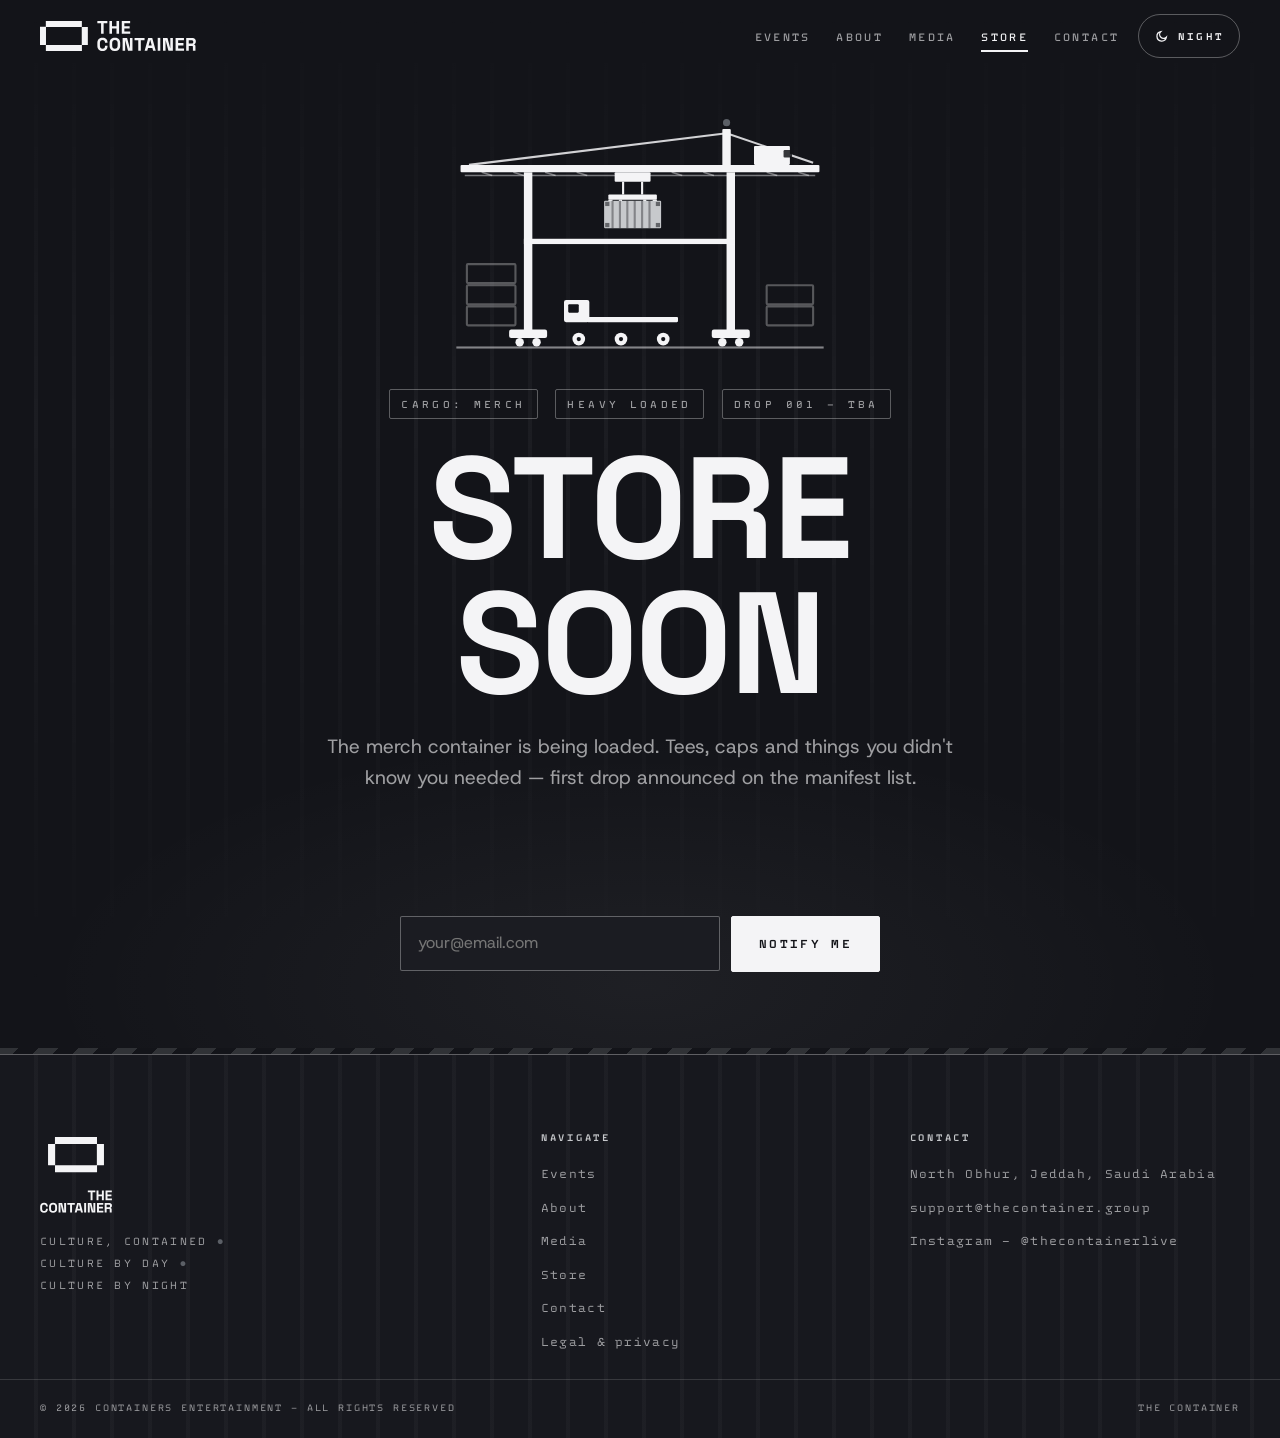
<file: index (3).html>
<!doctype html>
<html lang="en" data-mode="night">
<head>
<meta charset="utf-8">
<meta name="viewport" content="width=device-width, initial-scale=1">
<meta http-equiv="Content-Security-Policy" content="default-src 'self'; script-src 'self'; style-src 'self'; img-src 'self'; font-src 'self'; connect-src 'self'; base-uri 'self'; form-action 'self'; object-src 'none'">
<title>Store — The Container</title>
<meta name="description" content="The Container merch store is being loaded. First drop coming soon — sign up to be notified.">
<meta name="theme-color" content="#131419">
<link rel="icon" href="/favicon.svg" type="image/svg+xml">
<link rel="apple-touch-icon" href="/assets/img/apple-touch.png">
<meta property="og:site_name" content="The Container">
<meta property="og:title" content="Store — The Container">
<meta property="og:description" content="The Container merch store is being loaded. First drop coming soon — sign up to be notified.">
<meta property="og:type" content="website">
<meta property="og:image" content="/assets/img/og.png">
<meta name="twitter:card" content="summary_large_image">
<link rel="preload" href="/assets/fonts/space-grotesk-700.woff2" as="font" type="font/woff2" crossorigin>
<link rel="preload" href="/assets/fonts/host-grotesk-400.woff2" as="font" type="font/woff2" crossorigin>
<link rel="preload" href="/assets/fonts/lct-ptex-600.woff2" as="font" type="font/woff2" crossorigin>
<link rel="stylesheet" href="/assets/css/main.css">
<script src="/assets/js/theme.js"></script>
<script src="/assets/js/main.js" defer></script>
</head>
<body><a class="skip" href="#main">Skip to content</a>
<div class="loader" aria-hidden="true">
  <svg class="pixelload" viewBox="0 0 64 60" fill="none" role="img" aria-label="Pixel crane lowering a container">
  <g fill="currentColor">
    <rect x="4" y="2" width="56" height="4"/>
    <rect x="4" y="6" width="4" height="4"/><rect x="56" y="6" width="4" height="4"/>
  </g>
  <rect class="px-blink" x="58" y="0" width="2" height="2" fill="var(--dock, #5b5f66)"/>
  <g class="px-cable"><rect x="31" y="6" width="2" height="10" fill="currentColor"/></g>
  <g class="px-drop">
    <rect x="30" y="16" width="4" height="2" fill="currentColor"/>
    <rect x="31" y="18" width="2" height="2" fill="currentColor"/>
    <g fill="currentColor" opacity=".85">
      <rect x="28" y="20" width="2" height="2"/><rect x="26" y="22" width="2" height="2"/><rect x="24" y="24" width="2" height="2"/>
      <rect x="34" y="20" width="2" height="2"/><rect x="36" y="22" width="2" height="2"/><rect x="38" y="24" width="2" height="2"/>
    </g>
    <rect x="20" y="26" width="24" height="12" fill="#c7c9cc"/>
    <g fill="#131419" opacity=".38">
      <rect x="26" y="26" width="2" height="12"/><rect x="32" y="26" width="2" height="12"/><rect x="38" y="26" width="2" height="12"/>
    </g>
    <g fill="#131419" opacity=".6">
      <rect x="20" y="26" width="2" height="2"/><rect x="42" y="26" width="2" height="2"/>
      <rect x="20" y="36" width="2" height="2"/><rect x="42" y="36" width="2" height="2"/>
    </g>
  </g>
  <rect x="6" y="56" width="52" height="2" fill="currentColor" opacity=".6"/>
</svg>
  <img src="/assets/img/logo-clean-white.svg" alt="" width="86" height="100">
  <p class="loader__label">Loading <b>the container</b></p>
</div>
<div class="sweep" aria-hidden="true"></div>
<header class="site-head">
  <div class="wrap site-head__in">
    <a class="brand" href="/" aria-label="The Container — home">
      <img class="night-only" src="/assets/img/logo-h-white.svg" alt="The Container" width="156" height="30">
      <img class="day-only" src="/assets/img/logo-h-black.svg" alt="The Container" width="156" height="30">
    </a>
    <nav class="nav" id="nav" aria-label="Main">
      <a href="/events/">Events</a>
      <a href="/about/">About</a>
      <a href="/media/">Media</a>
      <a href="/store/" aria-current="page">Store</a>
      <a href="/contact/">Contact</a>
    </nav>
    <button class="mode-toggle" type="button" aria-pressed="true" aria-label="Switch between day and night mode">
      <svg class="mode-toggle__icon" viewBox="0 0 24 24" fill="none" stroke="currentColor" stroke-width="2" stroke-linecap="round" aria-hidden="true">
    <g class="sun"><circle cx="12" cy="12" r="4.2"/><path d="M12 2.4v2.4M12 19.2v2.4M2.4 12h2.4M19.2 12h2.4M4.7 4.7l1.7 1.7M17.6 17.6l1.7 1.7M19.3 4.7l-1.7 1.7M6.4 17.6l-1.7 1.7"/></g>
    <g class="moon"><path d="M19.8 13.1A7.6 7.6 0 1 1 10.9 4.2a6 6 0 0 0 8.9 8.9z"/></g>
  </svg>
      <span class="mode-toggle__label"></span>
    </button>
    <button class="burger" type="button" aria-label="Menu" aria-expanded="false" aria-controls="nav">
      <span></span><span></span><span></span>
    </button>
  </div>
</header>
<main id="main">
  <section class="soon">
    <div class="hero__bg"></div>
    <div class="wrap">
      <svg class="crane-scene" viewBox="0 0 360 240" fill="none" role="img" aria-label="Gantry crane loading a container onto a truck">
  <!-- background container stacks -->
  <g stroke="currentColor" stroke-opacity=".3" stroke-width="2">
    <rect x="16" y="186" width="46" height="18" rx="1"/>
    <rect x="16" y="166" width="46" height="18" rx="1"/>
    <rect x="16" y="146" width="46" height="18" rx="1"/>
    <rect x="300" y="186" width="44" height="18" rx="1"/>
    <rect x="300" y="166" width="44" height="18" rx="1"/>
  </g>
  <!-- boom girder detail -->
  <g stroke="currentColor" stroke-opacity=".45" stroke-width="1.5">
    <path d="M14 62h332"/>
    <path d="M30 59l10 3M60 59l10 3M90 59l10 3M120 59l10 3M210 59l10 3M240 59l10 3M300 59l10 3M330 59l10 3"/>
  </g>
  <!-- stay cables -->
  <g stroke="currentColor" stroke-width="2" stroke-opacity=".85">
    <path d="M262 22 L18 52"/><path d="M262 22 L344 50"/>
  </g>
  <!-- hoist cables (extend from trolley) -->
  <g class="ld-cable"><path d="M164 68v12M182 68v12" stroke="currentColor" stroke-width="2"/></g>
  <!-- spreader -->
  <g class="ld-spread" fill="currentColor">
    <rect x="150" y="80" width="46" height="5" rx="1"/>
    <rect x="150" y="85" width="4" height="4"/><rect x="192" y="85" width="4" height="4"/>
    <rect x="160" y="85" width="3" height="2"/><rect x="183" y="85" width="3" height="2"/>
  </g>
  <!-- container -->
  <g class="ld-box">
    <rect x="146" y="86" width="54" height="26" rx="1" fill="var(--brushed, #c7c9cc)"/>
    <path d="M154 86v26M161 86v26M168 86v26M175 86v26M182 86v26M189 86v26" stroke="#131419" stroke-opacity=".38" stroke-width="2"/>
    <g fill="#131419" opacity=".55">
      <rect x="147" y="87" width="4" height="4"/><rect x="195" y="87" width="4" height="4"/>
      <rect x="147" y="107" width="4" height="4"/><rect x="195" y="107" width="4" height="4"/>
    </g>
  </g>
  <!-- truck -->
  <g class="ld-truck">
    <rect x="130" y="196" width="86" height="5" rx="1" fill="currentColor"/>
    <rect x="108" y="180" width="24" height="21" rx="2" fill="currentColor"/>
    <rect x="112" y="184" width="10" height="8" rx="1" fill="var(--ld-bg, #131419)"/>
    <g fill="currentColor">
      <circle cx="122" cy="217" r="6"/><circle cx="162" cy="217" r="6"/><circle cx="202" cy="217" r="6"/>
    </g>
    <g fill="var(--ld-bg, #131419)">
      <circle cx="122" cy="217" r="2"/><circle cx="162" cy="217" r="2"/><circle cx="202" cy="217" r="2"/>
    </g>
  </g>
  <!-- gantry -->
  <g fill="currentColor">
    <rect x="10" y="52" width="340" height="7" rx="1"/>
    <rect x="258" y="18" width="8" height="36" rx="1"/>
    <rect x="70" y="59" width="8" height="150"/>
    <rect x="262" y="59" width="8" height="150"/>
    <rect x="70" y="122" width="200" height="5"/>
    <rect x="56" y="208" width="36" height="8" rx="2"/>
    <rect x="248" y="208" width="36" height="8" rx="2"/>
    <rect x="288" y="34" width="34" height="18" rx="1"/><rect x="316" y="38" width="8" height="7" rx="1" fill="var(--ld-bg, #131419)" opacity=".85"/>
    <g class="ld-trolley"><rect x="156" y="59" width="34" height="9" rx="1"/></g>
    <circle cx="66" cy="220" r="4"/><circle cx="82" cy="220" r="4"/>
    <circle cx="258" cy="220" r="4"/><circle cx="274" cy="220" r="4"/>
  </g>
  <circle class="blink" cx="262" cy="12" r="3.4" fill="var(--dock, #5b5f66)"/>
  <!-- rail / ground -->
  <rect x="6" y="224" width="348" height="2" fill="currentColor" opacity=".5"/>
</svg>
      <p class="hero__plate">
        <span class="tag">Cargo: merch</span>
        <span class="tag">Heavy loaded</span>
        <span class="tag">Drop 001 — TBA</span>
      </p>
      <h1 class="display">Store<br><span class="accent">soon</span></h1>
      <p class="lede">The merch container is being loaded. Tees, caps and things you didn't know you needed — first drop announced on the manifest list.</p>
      <div class="section--tight">
        <form data-lead="merch" method="post" action="/api/lead" novalidate>
          <input type="hidden" name="type" value="merch">
          <input type="email" name="email" required placeholder="your@email.com" aria-label="Email address" autocomplete="email">
          <input class="hp" type="text" name="cnt_extra" tabindex="-1" autocomplete="off" aria-hidden="true">
          <button class="btn btn--solid" type="submit">Notify me</button>
        </form>
        <p class="form-status" data-status role="status"></p>
      </div>
    </div>
  </section>
</main>
<div class="hazard" aria-hidden="true"></div>
<footer class="site-foot">
  <div class="wrap site-foot__in">
    <div>
      <img class="night-only" src="/assets/img/logo-clean-white.svg" alt="The Container" width="72" height="84">
      <img class="day-only" src="/assets/img/logo-clean-black.svg" alt="The Container" width="72" height="84">
      <p class="foot-tag">Culture, contained <span class="o">●</span> Culture by day <span class="o">●</span> Culture by night</p>
    </div>
    <div>
      <p class="foot-h">Navigate</p>
      <ul>
        <li><a href="/events/">Events</a></li>
        <li><a href="/about/">About</a></li>
        <li><a href="/media/">Media</a></li>
        <li><a href="/store/">Store</a></li>
        <li><a href="/contact/">Contact</a></li>
        <li><a href="/legal/">Legal &amp; privacy</a></li>
      </ul>
    </div>
    <div>
      <p class="foot-h">Contact</p>
      <ul>
        <li><a href="https://maps.google.com/?q=North+Obhur,+Jeddah,+Saudi+Arabia" target="_blank" rel="noopener noreferrer">North Obhur, Jeddah, Saudi Arabia</a></li>
        <li><a href="mailto:support@thecontainer.group">support@thecontainer.group</a></li>
        <li><a href="https://www.instagram.com/thecontainerlive" target="_blank" rel="noopener noreferrer">Instagram — @thecontainerlive</a></li>
        <!-- Add more socials here when live (TikTok, SoundCloud, YouTube…) -->
      </ul>
    </div>
  </div>
  <div class="wrap site-foot__legal">
    <span>© <span data-year>2026</span> Containers Entertainment — All rights reserved</span>
    <span>The Container</span>
  </div>
</footer>
</body>
</html>
</file>
<file: assets/css/main.css>
/* ==========================================================================
   THE CONTAINER — design system
   Culture by day. Culture by night.
   Static, dependency-free, CDN-ready.
   ========================================================================== */

/* ---------- Fonts (official brand kit, self-hosted) ----------
   Space Grotesk  — primary / lead copy (headlines)
   Host Grotesk   — secondary / body copy
   LCT Ptex       — accent (labels, buttons, data) — monospace */
@font-face { font-family: "Space Grotesk"; src: url("../fonts/space-grotesk-400.woff2") format("woff2"); font-weight: 400; font-display: swap; }
@font-face { font-family: "Space Grotesk"; src: url("../fonts/space-grotesk-500.woff2") format("woff2"); font-weight: 500; font-display: swap; }
@font-face { font-family: "Space Grotesk"; src: url("../fonts/space-grotesk-700.woff2") format("woff2"); font-weight: 700; font-display: swap; }
@font-face { font-family: "Host Grotesk"; src: url("../fonts/host-grotesk-400.woff2") format("woff2"); font-weight: 400; font-display: swap; }
@font-face { font-family: "Host Grotesk"; src: url("../fonts/host-grotesk-500.woff2") format("woff2"); font-weight: 500; font-display: swap; }
@font-face { font-family: "Host Grotesk"; src: url("../fonts/host-grotesk-600.woff2") format("woff2"); font-weight: 600; font-display: swap; }
@font-face { font-family: "Host Grotesk"; src: url("../fonts/host-grotesk-700.woff2") format("woff2"); font-weight: 700; font-display: swap; }
@font-face { font-family: "LCT Ptex"; src: url("../fonts/lct-ptex-400.woff2") format("woff2"); font-weight: 400; font-display: swap; }
@font-face { font-family: "LCT Ptex"; src: url("../fonts/lct-ptex-500.woff2") format("woff2"); font-weight: 500; font-display: swap; }
@font-face { font-family: "LCT Ptex"; src: url("../fonts/lct-ptex-600.woff2") format("woff2"); font-weight: 600; font-display: swap; }

/* ---------- Tokens ---------- */
:root {
  /* official palette — THE_CONTAINER_BRANDSHEET */
  --ink: #131419;          /* cargo black */
  --steel: #303236;        /* steel frame */
  --dock: #5b5f66;         /* dock grey */
  --brushed: #c7c9cc;      /* brushed steel */
  --paper: #f4f4f6;        /* concrete light */

  --font-d: "Space Grotesk", "Archivo Black", Impact, sans-serif;
  --font-b: "Host Grotesk", "Helvetica Neue", Arial, sans-serif;
  --font-m: "LCT Ptex", ui-monospace, "IBM Plex Mono", monospace;

  --w-max: 1280px;
  --gutter: clamp(1.1rem, 4vw, 2.5rem);
  --radius: 2px;
  --ease: cubic-bezier(.22, .8, .24, 1);
  --speed-theme: .45s;
}

/* NIGHT — the club */
html[data-mode="night"] {
  --bg: #131419;
  --bg-2: #17181e;
  --card: #1b1c22;
  --text: #f4f4f6;
  --text-dim: rgba(244, 244, 246, .62);
  --line: rgba(244, 244, 246, .14);
  --line-strong: rgba(244, 244, 246, .32);
  --accent: #f4f4f6;
  --accent-text: #c7c9cc;
  --glow: rgba(244, 244, 246, .05);
  --shadow: 0 24px 60px rgba(0, 0, 0, .5);
  color-scheme: dark;
}

/* DAY — the gallery */
html[data-mode="day"] {
  --bg: #f4f4f6;
  --bg-2: #ececee;
  --card: #ffffff;
  --text: #131419;
  --text-dim: rgba(19, 20, 25, .64);
  --line: rgba(19, 20, 25, .16);
  --line-strong: rgba(19, 20, 25, .38);
  --accent: #131419;
  --accent-text: #5b5f66;
  --glow: rgba(19, 20, 25, .05);
  --shadow: 0 20px 50px rgba(19, 20, 25, .12);
  color-scheme: light;
}

/* ---------- Reset / base ---------- */
*, *::before, *::after { box-sizing: border-box; }
html { scroll-behavior: smooth; -webkit-text-size-adjust: 100%; }
body {
  margin: 0;
  background: var(--bg);
  color: var(--text);
  font-family: var(--font-b);
  font-size: 16px;
  line-height: 1.55;
  transition: background-color var(--speed-theme) var(--ease), color var(--speed-theme) var(--ease);
  overflow-x: clip;
}
img, svg, video { display: block; max-width: 100%; }
a { color: inherit; text-decoration: none; }
button { font: inherit; color: inherit; background: none; border: 0; cursor: pointer; }
::selection { background: var(--steel); color: var(--paper); }
:focus-visible { outline: 2px solid var(--dock); outline-offset: 3px; }

/* mode-conditional content */
html[data-mode="night"] .day-only { display: none !important; }
html[data-mode="day"] .night-only { display: none !important; }

.wrap { max-width: var(--w-max); margin-inline: auto; padding-inline: var(--gutter); }
/* flex-column heroes stretch the wrap so it doesn't shrink to content */
.hero > .wrap, .soon > .wrap { width: 100%; }

/* ---------- Type utilities ---------- */
.display {
  font-family: var(--font-d);
  font-weight: 700;
  line-height: .94;
  letter-spacing: -.015em;
  text-transform: uppercase;
  margin: 0;
}
.eyebrow {
  font-family: var(--font-m);
  font-weight: 600;
  font-size: .72rem;
  letter-spacing: .28em;
  text-transform: uppercase;
  color: var(--accent-text);
  display: flex;
  align-items: center;
  gap: .75rem;
  margin: 0 0 1.1rem;
}
.eyebrow::before { content: ""; width: 2.2rem; height: 2px; background: var(--accent-text); flex: none; }
.mono { font-family: var(--font-m); }
.dim { color: var(--text-dim); }
.lede { font-size: clamp(1.02rem, 1.5vw, 1.2rem); line-height: 1.65; color: var(--text-dim); max-width: 56ch; }

/* ---------- Buttons ---------- */
.btn {
  display: inline-flex;
  align-items: center;
  justify-content: center;
  gap: .6rem;
  padding: .95rem 1.7rem;
  font-family: var(--font-m);
  font-weight: 600;
  font-size: .8rem;
  letter-spacing: .18em;
  text-transform: uppercase;
  border: 1.5px solid var(--text);
  border-radius: var(--radius);
  transition: transform .18s var(--ease), background .18s var(--ease), color .18s var(--ease), border-color .18s var(--ease);
  will-change: transform;
}
.btn:hover { transform: translateY(-2px); }
.btn:active { transform: translateY(0); }
.btn--solid { background: var(--text); border-color: var(--text); color: var(--bg); }
.btn--solid:hover { background: color-mix(in srgb, var(--text) 84%, var(--bg)); border-color: transparent; }
.btn--ghost:hover { background: var(--text); color: var(--bg); }
.btn--soon { border-style: dashed; color: var(--text-dim); cursor: default; }
.btn--soon:hover { transform: none; }
.btn--soon .pulse {
  width: 7px; height: 7px; border-radius: 50%;
  background: var(--dock);
  animation: pulse 1.6s infinite;
}
@keyframes pulse { 0%,100% { opacity: 1; transform: scale(1);} 50% { opacity: .35; transform: scale(.72);} }

/* ---------- Header ---------- */
.site-head {
  position: fixed;
  inset: 0 0 auto 0;
  z-index: 60;
  transition: background-color .3s var(--ease), border-color .3s var(--ease);
  border-bottom: 1px solid transparent;
}
.site-head.is-scrolled {
  background: color-mix(in srgb, var(--bg) 82%, transparent);
  -webkit-backdrop-filter: blur(14px);
  backdrop-filter: blur(14px);
  border-bottom-color: var(--line);
}
.site-head__in {
  display: flex;
  align-items: center;
  gap: 1.2rem;
  min-height: 72px;
}
.brand { display: flex; align-items: center; gap: .8rem; margin-right: auto; }
.brand img { height: 30px; width: auto; transition: opacity .3s; }
.nav {
  display: flex;
  align-items: center;
  gap: 1.6rem;
  font-family: var(--font-m);
  font-size: .74rem;
  font-weight: 500;
  letter-spacing: .2em;
  text-transform: uppercase;
}
.nav a { position: relative; padding: .4rem 0; color: var(--text-dim); transition: color .2s; }
.nav a:hover, .nav a[aria-current="page"] { color: var(--text); }
.nav a::after {
  content: "";
  position: absolute;
  left: 0; right: 100%; bottom: 0;
  height: 2px;
  background: var(--text);
  transition: right .25s var(--ease);
}
.nav a:hover::after, .nav a[aria-current="page"]::after { right: 0; }

/* Day / Night toggle — the signature control */
.mode-toggle {
  display: inline-flex;
  align-items: center;
  min-height: 44px;
  gap: .55rem;
  padding: .5rem .9rem;
  border: 1.5px solid var(--line-strong);
  border-radius: 999px;
  font-family: var(--font-m);
  font-size: .68rem;
  font-weight: 600;
  letter-spacing: .22em;
  text-transform: uppercase;
  transition: border-color .2s, background .2s;
}
.mode-toggle:hover { border-color: var(--text); }
.mode-toggle__icon { width: 15px; height: 15px; }
.mode-toggle__icon .sun, .mode-toggle__icon .moon { transform-origin: center; transition: opacity .3s, transform .45s var(--ease); }
html[data-mode="night"] .mode-toggle__icon .sun { opacity: 0; transform: rotate(90deg) scale(.4); }
html[data-mode="day"] .mode-toggle__icon .moon { opacity: 0; transform: rotate(-90deg) scale(.4); }
.mode-toggle__label::after { content: "NIGHT"; }
html[data-mode="day"] .mode-toggle__label::after { content: "DAY"; }

/* burger */
.burger { display: none; width: 44px; height: 44px; position: relative; z-index: 75; }
.burger span {
  position: absolute; left: 10px; right: 10px; height: 2px;
  background: var(--text);
  transition: transform .3s var(--ease), opacity .2s, top .3s var(--ease);
}
.burger span:nth-child(1) { top: 16px; }
.burger span:nth-child(2) { top: 22px; }
.burger span:nth-child(3) { top: 28px; }
body.nav-open .burger span:nth-child(1) { top: 22px; transform: rotate(45deg); }
body.nav-open .burger span:nth-child(2) { opacity: 0; }
body.nav-open .burger span:nth-child(3) { top: 22px; transform: rotate(-45deg); }

@media (max-width: 860px) {
  .burger { display: block; }
  .nav {
    position: fixed; inset: 0;
    z-index: 70;
    flex-direction: column;
    justify-content: center;
    gap: 2.2rem;
    background: var(--bg);
    font-size: 1.05rem;
    letter-spacing: .3em;
    opacity: 0;
    pointer-events: none;
    transition: opacity .3s var(--ease);
  }
  body.nav-open .nav { opacity: 1; pointer-events: auto; }
  .nav .btn { margin-top: 1rem; }
  html:not(.js) .burger { display: none; }
  html:not(.js) .nav { position: static; opacity: 1; pointer-events: auto; background: none; flex-direction: row; flex-wrap: wrap; gap: .9rem; font-size: .62rem; justify-content: flex-end; }
}

/* ---------- Crane loader ---------- */
.loader {
  position: fixed; inset: 0; z-index: 100;
  display: flex;
  flex-direction: column;
  align-items: center;
  justify-content: center;
  gap: 1.6rem;
  background: #131419;
  color: #f4f4f6;
  transition: transform .55s cubic-bezier(.65, 0, .35, 1);
  animation: loader-failsafe .5s 4.5s forwards;
}
@keyframes loader-failsafe { to { visibility: hidden; opacity: 0; } }
.loader.is-done { transform: translateY(-101%); }
.loader.is-off { display: none; }
html[data-skip-loader="1"] .loader { display: none; }
.loader__label {
  font-family: var(--font-m);
  font-size: .68rem;
  font-weight: 600;
  letter-spacing: .34em;
  text-transform: uppercase;
  color: rgba(244,244,246,.66);
}
.loader__label b { color: #c7c9cc; }
.loader { --ld-bg: #131419; }

/* pixel arcade loader — 8-bit crane drop, stepped like an arcade cabinet */
.pixelload { width: 128px; shape-rendering: crispEdges; color: #f4f4f6; }
.pixelload .px-drop {
  animation: px-drop 2.4s steps(4, end) infinite;
}
.pixelload .px-cable {
  transform-origin: 32px 6px;
  transform-box: view-box;
  animation: px-cable 2.4s steps(4, end) infinite;
}
.pixelload .px-blink { animation: px-blink .6s steps(2, jump-none) infinite; }
@keyframes px-drop {
  0%, 8%   { transform: translateY(0); opacity: 1; }
  50%, 78% { transform: translateY(16px); opacity: 1; }
  80%      { transform: translateY(16px); opacity: 0; }
  82%, 96% { transform: translateY(0); opacity: 0; }
  100%     { transform: translateY(0); opacity: 1; }
}
@keyframes px-cable {
  0%, 8%   { transform: scaleY(1); opacity: 1; }
  50%, 78% { transform: scaleY(2.6); opacity: 1; }
  80%      { transform: scaleY(2.6); opacity: 0; }
  82%, 96% { transform: scaleY(1); opacity: 0; }
  100%     { transform: scaleY(1); opacity: 1; }
}
@keyframes px-blink { 0%, 100% { opacity: 1; } 50% { opacity: .25; } }

/* crane loading loop — gantry crane lowers a container onto a truck,
   the truck hauls it away, the next box arrives. Accurate port choreography. */
.crane-scene { width: min(340px, 74vw); }
.crane-scene .ld-truck  { animation: ld-truck  4.4s cubic-bezier(.45, 0, .3, 1) infinite; }
.crane-scene .ld-box    { animation: ld-box    4.4s cubic-bezier(.45, 0, .3, 1) infinite; }
.crane-scene .ld-spread { animation: ld-spread 4.4s cubic-bezier(.45, 0, .3, 1) infinite; }
.crane-scene .ld-cable  {
  transform-origin: 173px 68px;
  transform-box: view-box;
  animation: ld-cable 4.4s cubic-bezier(.45, 0, .3, 1) infinite;
}
.crane-scene .blink { animation: pulse 1.4s infinite; }
@keyframes ld-truck {
  0%        { transform: translateX(-260px); }
  20%, 64%  { transform: translateX(0); }
  90%, 100% { transform: translateX(240px); }
}
@keyframes ld-box {
  0%, 24%   { transform: translate(0, 0); opacity: 1; }
  48%, 64%  { transform: translate(0, 84px); opacity: 1; }
  89.9%     { transform: translate(240px, 84px); opacity: 1; }
  90%       { transform: translate(240px, 84px); opacity: 0; }
  94%, 97%  { transform: translate(0, 0); opacity: 0; }
  100%      { transform: translate(0, 0); opacity: 1; }
}
@keyframes ld-spread {
  0%, 24%   { transform: translateY(0); }
  48%, 58%  { transform: translateY(84px); }
  76%, 100% { transform: translateY(0); }
}
@keyframes ld-cable {
  0%, 24%   { transform: scaleY(1); }
  48%, 58%  { transform: scaleY(8); }
  76%, 100% { transform: scaleY(1); }
}

/* mini crane inline (store / form) */
.mini-load { display: inline-flex; align-items: center; gap: .5rem; }
.mini-load i {
  width: 12px; height: 9px;
  background: currentColor;
  border-radius: 1px;
  animation: mini-bob 1s infinite var(--ease);
}
@keyframes mini-bob { 0%,100% { transform: translateY(-4px);} 50% { transform: translateY(2px);} }

/* ---------- Theme sweep (mode switch wipe) ---------- */
.sweep {
  position: fixed; inset: -6% 0; z-index: 90;
  background: var(--steel) repeating-linear-gradient(90deg, rgba(19, 20, 25, .28) 0 42px, transparent 42px 84px);
  transform: translateY(101%);
  pointer-events: none;
  visibility: hidden;
}
.sweep.run { visibility: visible; animation: sweep 0.72s cubic-bezier(.7, 0, .3, 1); }
@keyframes sweep {
  0%   { transform: translateY(101%); }
  45%  { transform: translateY(0); }
  55%  { transform: translateY(0); }
  100% { transform: translateY(-101%); }
}

/* ---------- Hero ---------- */
.hero {
  position: relative;
  min-height: 100svh;
  display: flex;
  flex-direction: column;
  justify-content: flex-end;
  padding-top: 110px;
  overflow: clip;
}
.hero__bg { position: absolute; inset: 0; z-index: -1; overflow: hidden; }
.hero__photo {
  position: absolute; inset: 0;
  width: 100%; height: 100%;
  object-fit: cover;
}
/* night mode: real venue render + legibility scrim replaces the glow */
html[data-mode="night"] .hero--photo .hero__bg::before { content: none; }
html[data-mode="night"] .hero--photo .hero__bg::after {
  background:
    linear-gradient(90deg, rgba(19, 20, 25, .72) 0%, rgba(19, 20, 25, .28) 42%, rgba(19, 20, 25, 0) 68%),
    linear-gradient(180deg,
    rgba(19, 20, 25, .6) 0%,
    rgba(19, 20, 25, .12) 30%,
    rgba(19, 20, 25, .2) 55%,
    rgba(19, 20, 25, .95) 100%);
  inset: 0; left: 0; bottom: 0; width: auto; height: auto; transform: none;
  animation: none; border-radius: 0;
}
html[data-mode="night"] .hero--photo .hero h1 .accent,
html[data-mode="night"] .hero--photo h1 .accent { color: #c7c9cc; }
html[data-mode="night"] .hero--photo video.hero__photo { object-position: center 24%; }
html[data-mode="day"] .hero--photo .hero h1 .accent,
html[data-mode="day"] .hero--photo h1 .accent { color: #303236; }
/* corrugated container ridges */
.hero__bg::before {
  content: "";
  position: absolute; inset: 0;
  background: repeating-linear-gradient(
    90deg,
    transparent 0 34px,
    color-mix(in srgb, var(--text) 4%, transparent) 34px 38px
  );
  mask-image: linear-gradient(180deg, transparent 0%, #000 40%, transparent 96%);
}
/* glow */
.hero__bg::after {
  content: "";
  position: absolute;
  left: 50%; bottom: -32vh;
  width: 130vw; height: 78vh;
  transform: translateX(-50%);
  background: radial-gradient(closest-side, var(--glow), transparent 72%);
  animation: breathe 7s ease-in-out infinite;
}
@keyframes breathe { 0%,100% { opacity: .8; transform: translateX(-50%) scale(1);} 50% { opacity: 1; transform: translateX(-50%) scale(1.07);} }

.hero__plate {
  font-family: var(--font-m);
  font-size: .7rem;
  font-weight: 500;
  letter-spacing: .3em;
  text-transform: uppercase;
  color: var(--text-dim);
  display: flex;
  flex-wrap: wrap;
  gap: 1.1rem;
  align-items: center;
  margin-bottom: 1.4rem;
}
.hero__plate .tag {
  border: 1px solid var(--line-strong);
  padding: .32rem .7rem;
  border-radius: 2px;
  white-space: nowrap;
}
.hero--photo .hero__plate .tag {
  background: color-mix(in srgb, var(--bg) 52%, transparent);
  -webkit-backdrop-filter: blur(8px);
  backdrop-filter: blur(8px);
}
@media (max-width: 640px) {
  .hero__plate { letter-spacing: .22em; gap: .7rem; }
}
.hero h1 {
  font-size: clamp(1.9rem, 4.6vw, 4.1rem);
  margin-bottom: 1rem;
}
.hero h1 .accent { color: var(--dock); }
.hero__sub { display: flex; flex-wrap: wrap; align-items: flex-end; gap: 2rem; justify-content: space-between; margin-bottom: 3rem; }
.hero__cta { display: flex; gap: .9rem; flex-wrap: wrap; }

/* cargo data strip at hero base */
.cargo-strip {
  border-top: 1px solid var(--line);
  border-bottom: 1px solid var(--line);
  font-family: var(--font-m);
}
.cargo-strip__in {
  display: grid;
  grid-template-columns: repeat(4, 1fr);
}
.cargo-cell {
  border-left: 1px solid var(--line);
  font-size: .68rem;
  letter-spacing: .22em;
  text-transform: uppercase;
  color: var(--text-dim);
}
.cargo-cell:first-child { border-left: 0; }
.cargo-cell b { display: block; color: var(--text); font-size: .92rem; letter-spacing: .18em; margin-top: .3rem; font-weight: 600; }
@media (max-width: 720px) {
  .cargo-strip__in { grid-template-columns: 1fr 1fr; }
  .cargo-cell:nth-child(3) { border-left: 0; }
  .cargo-cell { border-top: 1px solid var(--line); }
  .cargo-cell:nth-child(-n+2) { border-top: 0; }
}

/* ---------- Marquee ---------- */
.marquee {
  overflow: hidden;
  border-block: 1px solid var(--line);
  padding-block: .85rem;
  background: var(--bg-2);
  transition: background-color var(--speed-theme) var(--ease);
}
.marquee__track {
  display: flex;
  gap: 3.2rem;
  width: max-content;
  animation: marquee 26s linear infinite;
  font-family: var(--font-m);
  font-size: .74rem;
  font-weight: 600;
  letter-spacing: .3em;
  text-transform: uppercase;
  white-space: nowrap;
}
.marquee__track span { display: inline-flex; align-items: center; gap: 3.2rem; }
.marquee__track .o { color: var(--dock); }
@keyframes marquee { to { transform: translateX(-50%); } }

/* ---------- Sections ---------- */
.section { padding-block: clamp(4.2rem, 9vw, 8rem); }
.section--tight { padding-block: clamp(3rem, 6vw, 5rem); }
.section-head {
  display: flex;
  align-items: flex-end;
  justify-content: space-between;
  gap: 2rem;
  margin-bottom: clamp(2rem, 4.5vw, 3.6rem);
  flex-wrap: wrap;
}
.section-head h2 { font-size: clamp(2rem, 4.9vw, 3.9rem); }
.link-arrow {
  font-family: var(--font-m);
  font-size: .76rem;
  font-weight: 600;
  letter-spacing: .22em;
  text-transform: uppercase;
  color: var(--accent-text);
  display: inline-flex;
  align-items: center;
  gap: .5rem;
  white-space: nowrap;
}
.link-arrow svg { transition: transform .2s var(--ease); }
.link-arrow:hover svg { transform: translateX(5px); }

/* ---------- Two worlds split ---------- */
.worlds { display: grid; grid-template-columns: 1fr 1fr; gap: 1.2rem; }
@media (max-width: 860px) { .worlds { grid-template-columns: 1fr; } }
.world {
  position: relative;
  border: 1.5px solid var(--line-strong);
  border-radius: var(--radius);
  padding: clamp(1.6rem, 3vw, 2.6rem);
  min-height: 420px;
  display: flex;
  flex-direction: column;
  justify-content: flex-end;
  overflow: hidden;
  cursor: pointer;
  transition: transform .35s var(--ease), border-color .3s, box-shadow .35s var(--ease);
  text-align: left;
  width: 100%;
}
.world:hover { transform: translateY(-6px); border-color: var(--accent); box-shadow: var(--shadow); }
.world__art { position: absolute; inset: 0; z-index: 0; }
.world__art img { width: 100%; height: 100%; object-fit: cover; }
.world__art::after { content: ""; position: absolute; inset: 0; }
.world--day .world__art::after {
  background: linear-gradient(76deg, rgba(244, 244, 246, .92) 0%, rgba(244, 244, 246, .55) 46%, rgba(244, 244, 246, .05) 78%);
}
.world--night .world__art::after {
  background: linear-gradient(76deg, rgba(19, 20, 25, .9) 0%, rgba(19, 20, 25, .5) 46%, rgba(19, 20, 25, .08) 78%);
}
.world__art svg { width: 100%; height: 100%; }
.world > :not(.world__art) { position: relative; z-index: 1; }
.world h3 { font-family: var(--font-d); font-weight: 700; text-transform: uppercase; font-size: clamp(1.9rem, 3.6vw, 2.9rem); line-height: .96; letter-spacing: -.01em; margin: 0 0 .7rem; }
.world__desc {
  font-size: .95rem;
  line-height: 1.55;
  max-width: 46ch;
  margin: 0 0 1.1rem;
  opacity: .88;
}
.world ul {
  list-style: none; margin: 0 0 1.4rem; padding: 0;
  font-family: var(--font-m); font-size: .78rem; letter-spacing: .16em; text-transform: uppercase;
  color: var(--text-dim);
  display: flex; flex-wrap: wrap; gap: .45rem .6rem;
}
.world ul li { border: 1px solid var(--line-strong); padding: .34rem .68rem; border-radius: 999px; }
.world__go {
  font-family: var(--font-m); font-size: .72rem; font-weight: 600;
  letter-spacing: .24em; text-transform: uppercase; color: var(--accent-text);
  display: inline-flex; align-items: center; gap: .5rem;
}
/* each world keeps its own contrast regardless of site mode */
.world--day { color: #131419; }
.world--day ul { color: rgba(20, 21, 26, .78); }
.world--day ul li { border-color: rgba(20, 21, 26, .46); background: rgba(244, 244, 246, .6); }
.world--day .world__go { color: #5b5f66; }
.world--night { color: #f4f4f6; }
.world--night ul { color: rgba(244, 244, 246, .82); }
.world--night ul li { border-color: rgba(244, 244, 246, .42); background: rgba(11, 12, 16, .5); }
.world--night .world__go { color: #f4f4f6; }

/* ---------- Event cards ---------- */
.event-grid { display: grid; grid-template-columns: repeat(3, 1fr); gap: 1.2rem; }
@media (max-width: 1020px) { .event-grid { grid-template-columns: 1fr 1fr; } }
@media (max-width: 640px)  { .event-grid { grid-template-columns: 1fr; } }

.event {
  position: relative;
  border: 1.5px solid var(--line-strong);
  border-radius: var(--radius);
  background: var(--card);
  overflow: hidden;
  display: flex;
  flex-direction: column;
  transition: transform .3s var(--ease), box-shadow .3s var(--ease), border-color .3s, background-color var(--speed-theme);
}
.event:hover { transform: translateY(-6px); box-shadow: var(--shadow); border-color: var(--accent); }
.event__art { position: relative; aspect-ratio: 3 / 4; overflow: hidden; }
.event__art svg, .event__art img { width: 100%; height: 100%; object-fit: cover; transition: transform .6s var(--ease); }
.event:hover .event__art svg, .event:hover .event__art img { transform: scale(1.045); }
.event__kind {
  position: absolute; top: .9rem; left: .9rem;
  font-family: var(--font-m); font-size: .62rem; font-weight: 600;
  letter-spacing: .22em; text-transform: uppercase;
  padding: .34rem .66rem; border-radius: 999px;
  background: rgba(11, 12, 16, .78); color: #f4f4f6;
  -webkit-backdrop-filter: blur(6px); backdrop-filter: blur(6px);
}
.event__kind.is-day { background: rgba(244,244,246,.86); color: #131419; }
.event__date {
  position: absolute; top: .9rem; right: .9rem;
  text-align: center;
  background: var(--text); color: var(--bg);
  border-radius: 2px;
  padding: .45rem .6rem .5rem;
  font-family: var(--font-m); font-weight: 600; line-height: 1;
  box-shadow: 0 0 0 2px color-mix(in srgb, var(--bg) 50%, transparent);
}
.event__date b { display: block; font-size: 1.25rem; letter-spacing: 0; }
.event__date span { font-size: .58rem; letter-spacing: .2em; text-transform: uppercase; }
.event__body { padding: 1.3rem 1.3rem 1.4rem; display: flex; flex-direction: column; gap: .55rem; flex: 1; }
.event__body h3 {
  margin: 0;
  font-family: var(--font-d); font-weight: 700;
  text-transform: uppercase; font-size: 1.32rem; line-height: 1.02; letter-spacing: -.01em;
}
.event__meta { font-family: var(--font-m); font-size: .68rem; letter-spacing: .18em; text-transform: uppercase; color: var(--accent-text); font-weight: 600; }
.event__desc { font-size: .92rem; color: var(--text-dim); line-height: 1.5; margin: 0; flex: 1; }
.event__foot { margin-top: .9rem; }
.event__foot .btn { width: 100%; padding-block: .8rem; }
.event__foot--split { display: flex; gap: .55rem; }
.event__foot--split .btn { flex: 1 1 0; width: auto; min-width: 0; padding-inline: .5rem; text-align: center; justify-content: center; }

/* filter chips */
.chips { display: flex; gap: .6rem; flex-wrap: wrap; }
.chip {
  min-height: 44px;
  font-family: var(--font-m); font-size: .7rem; font-weight: 600;
  letter-spacing: .2em; text-transform: uppercase;
  padding: .55rem 1.1rem;
  border: 1.5px solid var(--line-strong);
  border-radius: 999px;
  color: var(--text-dim);
  transition: all .2s var(--ease);
}
.chip:hover { border-color: var(--accent); color: var(--text); }
.chip[aria-pressed="true"] { background: var(--text); color: var(--bg); border-color: var(--text); }

/* ---------- FAQ accordion ---------- */
.faq details {
  border: 1.5px solid var(--line-strong);
  border-radius: var(--radius);
  background: var(--card);
  margin-bottom: .7rem;
  transition: border-color .25s, background-color var(--speed-theme);
}
.faq details[open] { border-color: var(--accent); }
.faq summary {
  list-style: none;
  cursor: pointer;
  display: flex;
  align-items: center;
  justify-content: space-between;
  gap: 1rem;
  padding: 1.15rem 1.3rem;
  font-family: var(--font-d);
  font-weight: 500;
  text-transform: uppercase;
  font-size: .98rem;
  letter-spacing: .01em;
}
.faq summary::-webkit-details-marker { display: none; }
.faq summary::after {
  content: "+";
  font-family: var(--font-m);
  font-size: 1.15rem;
  color: var(--accent);
  transition: transform .25s var(--ease);
  flex: none;
}
.faq details[open] summary::after { transform: rotate(45deg); }
.faq .faq__a { padding: 0 1.3rem 1.25rem; color: var(--text-dim); font-size: .95rem; max-width: 62ch; }

/* ---------- Forms ---------- */
.form { display: grid; gap: .9rem; }
.form-row { display: grid; gap: .9rem; grid-template-columns: 1fr 1fr; }
@media (max-width: 640px) { .form-row { grid-template-columns: 1fr; } }
.field { display: grid; gap: .4rem; }
.field label {
  font-family: var(--font-m); font-size: .64rem; font-weight: 600;
  letter-spacing: .24em; text-transform: uppercase; color: var(--text-dim);
}
.field input, .field textarea, .field select {
  font: inherit;
  color: var(--text);
  background: var(--card);
  border: 1.5px solid var(--line-strong);
  border-radius: var(--radius);
  padding: .85rem 1rem;
  transition: border-color .2s, background-color var(--speed-theme);
  width: 100%;
}
.field input:focus, .field textarea:focus { border-color: var(--dock); }
.field textarea { min-height: 140px; resize: none; }
.hp { position: absolute !important; left: -9999px !important; width: 1px; height: 1px; overflow: hidden; }

.form-note { font-family: var(--font-m); font-size: .7rem; letter-spacing: .12em; color: color-mix(in srgb, var(--text) 76%, transparent); }
.form-status {
  display: none;
  border: 1.5px solid var(--line-strong);
  border-radius: var(--radius);
  padding: 1rem 1.2rem;
  font-family: var(--font-m);
  font-size: .8rem;
  letter-spacing: .06em;
}
.form-status.is-on { display: block; }
.form-status.ok { border-color: #1f9d55; }

/* newsletter band */
.band {
  border-block: 1.5px solid var(--line-strong);
  background:
    repeating-linear-gradient(-45deg,
      transparent 0 26px,
      color-mix(in srgb, var(--text) 5%, transparent) 26px 52px);
}
.band__in {
  display: flex; align-items: center; justify-content: space-between;
  gap: 2rem; flex-wrap: wrap;
  padding-block: clamp(2.6rem, 5vw, 4rem);
}
.band h2 { font-size: clamp(1.8rem, 4vw, 3.1rem); margin: 0; }
.band form { display: flex; gap: .7rem; flex-wrap: wrap; }
.band input {
  font: inherit; color: var(--text);
  background: var(--card);
  border: 1.5px solid var(--line-strong);
  border-radius: var(--radius);
  padding: .9rem 1.1rem;
  min-width: min(320px, 72vw);
}
.band input:focus { border-color: var(--dock); }

/* ---------- Media / gallery ---------- */
.media-grid { display: grid; grid-template-columns: repeat(3, minmax(0, 1fr)); gap: 1rem; }
@media (max-width: 900px) { .media-grid { grid-template-columns: repeat(2, minmax(0, 1fr)); } }
@media (max-width: 560px) { .media-grid { grid-template-columns: minmax(0, 1fr); } }
.media-item {
  min-width: 0;
  position: relative;
  border: 1.5px solid var(--line-strong);
  border-radius: var(--radius);
  overflow: hidden;
  aspect-ratio: 4 / 3;
  background: var(--card);
  transition: transform .3s var(--ease), border-color .3s, box-shadow .3s;
}
.media-item:hover { transform: translateY(-4px); border-color: var(--accent); box-shadow: var(--shadow); }
.media-item svg, .media-item img, .media-item video { width: 100%; height: 100%; object-fit: cover; }
.media-item--wide { grid-column: span 2; aspect-ratio: 21 / 10; min-height: 320px; }
@media (max-width: 560px) { .media-item--wide { grid-column: span 1; min-height: 0; aspect-ratio: 4 / 3; } }
.media-item__tag {
  position: absolute; left: .9rem; bottom: .8rem;
  font-family: var(--font-m); font-size: .62rem; font-weight: 600;
  letter-spacing: .22em; text-transform: uppercase;
  background: rgba(11,12,16,.78); color: #f4f4f6;
  padding: .34rem .66rem; border-radius: 999px;
  -webkit-backdrop-filter: blur(6px); backdrop-filter: blur(6px);
}

/* ---------- Store / coming soon ---------- */
.soon {
  min-height: 100svh;
  display: flex;
  flex-direction: column;
  justify-content: center;
  padding-top: 110px;
  position: relative;
  overflow: clip;
  text-align: center;
  align-items: center;
}
.soon h1 { font-size: clamp(2.9rem, 11.5vw, 9rem); }
.soon .lede { margin-inline: auto; }
.soon .crane-scene { width: min(380px, 82vw); margin-bottom: 1.6rem; margin-inline: auto; color: var(--text); --ld-bg: var(--bg); }
.soon .hero__plate { justify-content: center; }
.soon form {
  display: flex; gap: .7rem; justify-content: center; flex-wrap: wrap;
  margin-top: 1.6rem;
}
.soon form input[type=email] {
  font: inherit; color: var(--text); background: var(--card);
  border: 1.5px solid var(--line-strong); border-radius: var(--radius);
  padding: .9rem 1.1rem; min-width: min(320px, 72vw);
}
.soon form input[type=email]:focus { border-color: var(--dock); }
.soon .form-status { margin-inline: auto; max-width: 480px; }

/* ---------- Footer ---------- */
.site-foot {
  border-top: 1.5px solid var(--line-strong);
  background: var(--bg-2);
  transition: background-color var(--speed-theme) var(--ease);
  position: relative;
  overflow: clip;
}
.site-foot::before {
  content: "";
  position: absolute; inset: 0;
  background: repeating-linear-gradient(90deg, transparent 0 34px, color-mix(in srgb, var(--text) 3%, transparent) 34px 38px);
  pointer-events: none;
}
.site-foot__in {
  position: relative;
  display: grid;
  grid-template-columns: 1.4fr 1fr 1fr;
  gap: 2.4rem;
  padding-block: clamp(2.8rem, 6vw, 4.6rem) 1.6rem;
}
@media (max-width: 820px) { .site-foot__in { grid-template-columns: 1fr; } }
.site-foot img { height: 84px; width: auto; margin-bottom: 1.1rem; }
.site-foot .foot-h {
  font-family: var(--font-m); font-size: .66rem; font-weight: 600;
  letter-spacing: .26em; text-transform: uppercase; color: var(--accent-text);
  margin: 0 0 1rem;
}
.site-foot ul { list-style: none; margin: 0; padding: 0; display: grid; gap: .55rem; }
.site-foot ul a {
  font-family: var(--font-m); font-size: .8rem; letter-spacing: .1em;
  color: var(--text-dim); transition: color .2s;
}
.site-foot ul a:hover { color: var(--accent); }
.site-foot__legal {
  position: relative;
  display: flex; justify-content: space-between; gap: 1rem; flex-wrap: wrap;
  border-top: 1px solid var(--line);
  padding-block: 1.2rem 1.4rem;
  font-family: var(--font-m); font-size: .64rem; letter-spacing: .18em;
  text-transform: uppercase; color: var(--text-dim);
}

/* hazard divider */
.hazard {
  height: 6px;
  background: repeating-linear-gradient(-45deg, var(--steel) 0 14px, transparent 14px 28px);
}

/* ---------- Reveal on scroll ---------- */
.reveal { transition: opacity .7s var(--ease), transform .7s var(--ease); }
.js .reveal { opacity: 0; transform: translateY(26px); }
.reveal.is-in { opacity: 1; transform: none; }
.reveal[data-delay="1"] { transition-delay: .08s; }
.reveal[data-delay="2"] { transition-delay: .16s; }
.reveal[data-delay="3"] { transition-delay: .24s; }

/* ---------- Page intro (inner pages) ---------- */
.page-head { padding: 158px 0 clamp(2.4rem, 5vw, 4rem); }
.page-head h1 { font-size: clamp(2.7rem, 8.5vw, 6.8rem); }

/* ---------- 404 ---------- */
.lost { min-height: 100svh; display: grid; place-content: center; text-align: center; gap: 1.2rem; padding: var(--gutter); }
.lost h1 { font-size: clamp(3.4rem, 14vw, 9.5rem); }
.lost .eyebrow { justify-content: center; }


/* day mode: real render + light scrim */
html[data-mode="day"] .hero--photo .hero__bg::before { content: none; }
html[data-mode="day"] .hero--photo .hero__bg::after {
  background:
    linear-gradient(90deg, rgba(244, 244, 246, .78) 0%, rgba(244, 244, 246, .3) 42%, rgba(244, 244, 246, 0) 68%),
    linear-gradient(180deg,
    rgba(244, 244, 246, .6) 0%,
    rgba(244, 244, 246, .12) 30%,
    rgba(244, 244, 246, .22) 55%,
    rgba(244, 244, 246, .95) 100%);
  inset: 0; left: 0; bottom: 0; width: auto; height: auto; transform: none;
  animation: none; border-radius: 0;
}
/* stacked variant of the cargo cells (sound section) */
.cargo-strip__in--stack { grid-template-columns: 1fr; }
.cargo-strip__in--stack .cargo-cell { border-left: 0; border-top: 1px solid var(--line); }
.cargo-strip__in--stack .cargo-cell:first-child { border-top: 0; }

/* ---------- Small utilities ---------- */
.skip {
  position: fixed; top: -100px; left: var(--gutter); z-index: 120;
  background: var(--text); color: var(--bg);
  font-family: var(--font-m); font-size: .74rem; letter-spacing: .14em; text-transform: uppercase;
  padding: .7rem 1.1rem; border-radius: 0 0 4px 4px;
  transition: top .2s;
}
.skip:focus { top: 0; }

.sr-only { position: absolute; width: 1px; height: 1px; padding: 0; margin: -1px; overflow: hidden; clip-path: inset(50%); white-space: nowrap; border: 0; }

@keyframes fade { from { opacity: 0; } to { opacity: 1; } }

.foot-tag {
  font-family: var(--font-m); font-size: .72rem; letter-spacing: .2em;
  text-transform: uppercase; color: var(--text-dim); max-width: 30ch; line-height: 1.9;
}
.foot-tag .o { color: var(--dock); }

.contact-grid { display: grid; grid-template-columns: 1fr .92fr; gap: clamp(2rem, 5vw, 4.5rem); align-items: start; }
@media (max-width: 900px) { .contact-grid { grid-template-columns: 1fr; } }

.split { display: grid; grid-template-columns: 1fr 1fr; gap: clamp(2rem, 5vw, 4.5rem); align-items: start; }
@media (max-width: 860px) { .split { grid-template-columns: 1fr; } }
.split .display { font-size: clamp(2rem, 4.6vw, 3.5rem); }
.body-copy p { margin: 0 0 1.1em; color: var(--text-dim); }
.body-copy p:last-child { margin-bottom: 0; }
.body-copy strong { color: var(--text); }

.cargo-cell { padding: 1.1rem 1.4rem 1.2rem; }

.play-badge {
  position: absolute; inset: 0; display: grid; place-content: center;
}
.play-badge svg { width: 74px; height: 74px; transition: transform .25s var(--ease); }
.media-item:hover .play-badge svg { transform: scale(1.08); }

.ig-cta { display: inline-flex; align-items: center; gap: .55rem; }

/* ---------- Reduced motion ---------- */
@media (prefers-reduced-motion: reduce) {
  html { scroll-behavior: auto; }
  *, *::before, *::after {
    animation-duration: .01ms !important;
    animation-iteration-count: 1 !important;
    transition-duration: .01ms !important;
  }
  .loader { display: none !important; }
  .reveal { opacity: 1; transform: none; }
}

@media (max-width: 640px) {
  .band form .btn, .soon form .btn { width: 100%; }
}

/* ==========================================================================
   MOBILE FIT — compact type & spacing so nothing feels oversized on phones
   ========================================================================== */
@media (max-width: 640px) {
  .hero { min-height: 94svh; padding-top: 92px; }
  .hero h1 { font-size: clamp(1.7rem, 8.4vw, 2.2rem); margin-bottom: .8rem; }
  .hero__plate { font-size: .58rem; gap: .5rem; margin-bottom: 1rem; }
  .hero__plate .tag { padding: .26rem .55rem; }
  .lede { font-size: .95rem; line-height: 1.6; }
  .hero__sub { gap: 1.1rem; margin-bottom: 2rem; }
  .hero__cta { width: 100%; }
  .hero__cta .btn { flex: 1 1 auto; }

  .btn { padding: .85rem 1.2rem; font-size: .72rem; letter-spacing: .14em; }
  .section { padding-block: 3rem; }
  .section--tight { padding-block: 2.2rem; }
  .section-head { margin-bottom: 1.6rem; gap: 1rem; }
  .section-head h2 { font-size: 1.65rem; }
  .eyebrow { font-size: .62rem; letter-spacing: .22em; margin-bottom: .8rem; }
  .page-head { padding: 118px 0 1.8rem; }
  .page-head h1 { font-size: 2.15rem; }

  .marquee { padding-block: .6rem; }
  .marquee__track { font-size: .62rem; letter-spacing: .22em; }

  .cargo-cell { padding: .8rem 1rem .9rem; font-size: .58rem; }
  .cargo-cell b { font-size: .76rem; margin-top: .2rem; }

  .world { min-height: 330px; padding: 1.3rem; }
  .world h3 { font-size: 1.5rem; }
  .world__desc { font-size: .86rem; max-width: none; }
  .world ul { font-size: .64rem; gap: .35rem .45rem; }
  .world ul li { padding: .28rem .55rem; }
  .world__go { font-size: .64rem; }

  .event__body { padding: 1rem 1rem 1.1rem; }
  .event__body h3 { font-size: 1.12rem; }
  .event__meta { font-size: .6rem; }
  .event__desc { font-size: .86rem; }
  .event__date { padding: .34rem .5rem .4rem; }
  .event__date b { font-size: 1rem; }
  .event__date span { font-size: .5rem; }
  .event__kind { font-size: .55rem; padding: .28rem .55rem; }

  .split { gap: 1.6rem; }
  .split .display { font-size: 1.65rem; }
  .body-copy { font-size: .95rem; }

  .band__in { padding-block: 2.2rem; gap: 1.2rem; }
  .band h2 { font-size: 1.55rem; }
  .band input { min-width: 0; width: 100%; }
  .band form { width: 100%; }

  .faq summary { font-size: .9rem; padding: 1rem 1.05rem; }
  .faq .faq__a { font-size: .88rem; padding: 0 1.05rem 1.05rem; }

  .soon h1 { font-size: 2.3rem; }
  .soon .crane-scene { width: min(300px, 78vw); }
  .lost h1 { font-size: 2.6rem; }

  .site-foot img { height: 60px; }
  .site-foot__in { gap: 1.6rem; padding-block: 2.2rem 1.2rem; }
  .foot-tag { font-size: .62rem; }
  .site-foot ul a { font-size: .74rem; }
  .site-foot__legal { font-size: .56rem; }

  .media-item__tag { font-size: .55rem; }
  .pixelload { width: 104px; }
}

/* ============================== EXPERIENCES */
.exp-head__cta { margin-top: 1.4rem; }
.exp { display: grid; gap: 4.2rem; }
.exp-item { display: grid; gap: 1.6rem; align-items: center; }
.exp-item__art img { width: 100%; height: auto; display: block; border: 1px solid color-mix(in srgb, var(--text) 16%, transparent); border-radius: 12px; }
.exp-item__num { display: block; font-size: .7rem; letter-spacing: .22em; text-transform: uppercase; color: var(--text-dim); margin-bottom: .55rem; }
.exp-item h3 { font-family: "Space Grotesk", system-ui, sans-serif; font-weight: 700; font-size: clamp(1.5rem, 2.6vw, 2.1rem); line-height: 1.05; text-transform: uppercase; letter-spacing: .02em; margin: 0 0 .4rem; }
.exp-item__tagline { color: var(--text-dim); margin: 0 0 .9rem; }
.exp-list { list-style: none; padding: 0; margin: .6rem 0 0; }
.exp-list li { padding: .6rem 0; border-top: 1px solid color-mix(in srgb, var(--text) 12%, transparent); font-size: .95rem; }
.exp-list li:last-child { border-bottom: 1px solid color-mix(in srgb, var(--text) 12%, transparent); }
.exp-note { display: inline-block; margin-top: 1.1rem; padding: .55rem .85rem; border: 1px dashed color-mix(in srgb, var(--text) 30%, transparent); border-radius: 8px; font-size: .8rem; color: var(--text-dim); }
@media (min-width: 880px) {
  .exp-item { grid-template-columns: 1.02fr .98fr; gap: 3rem; }
  .exp-item--flip .exp-item__art { order: -1; }
}
</file>
